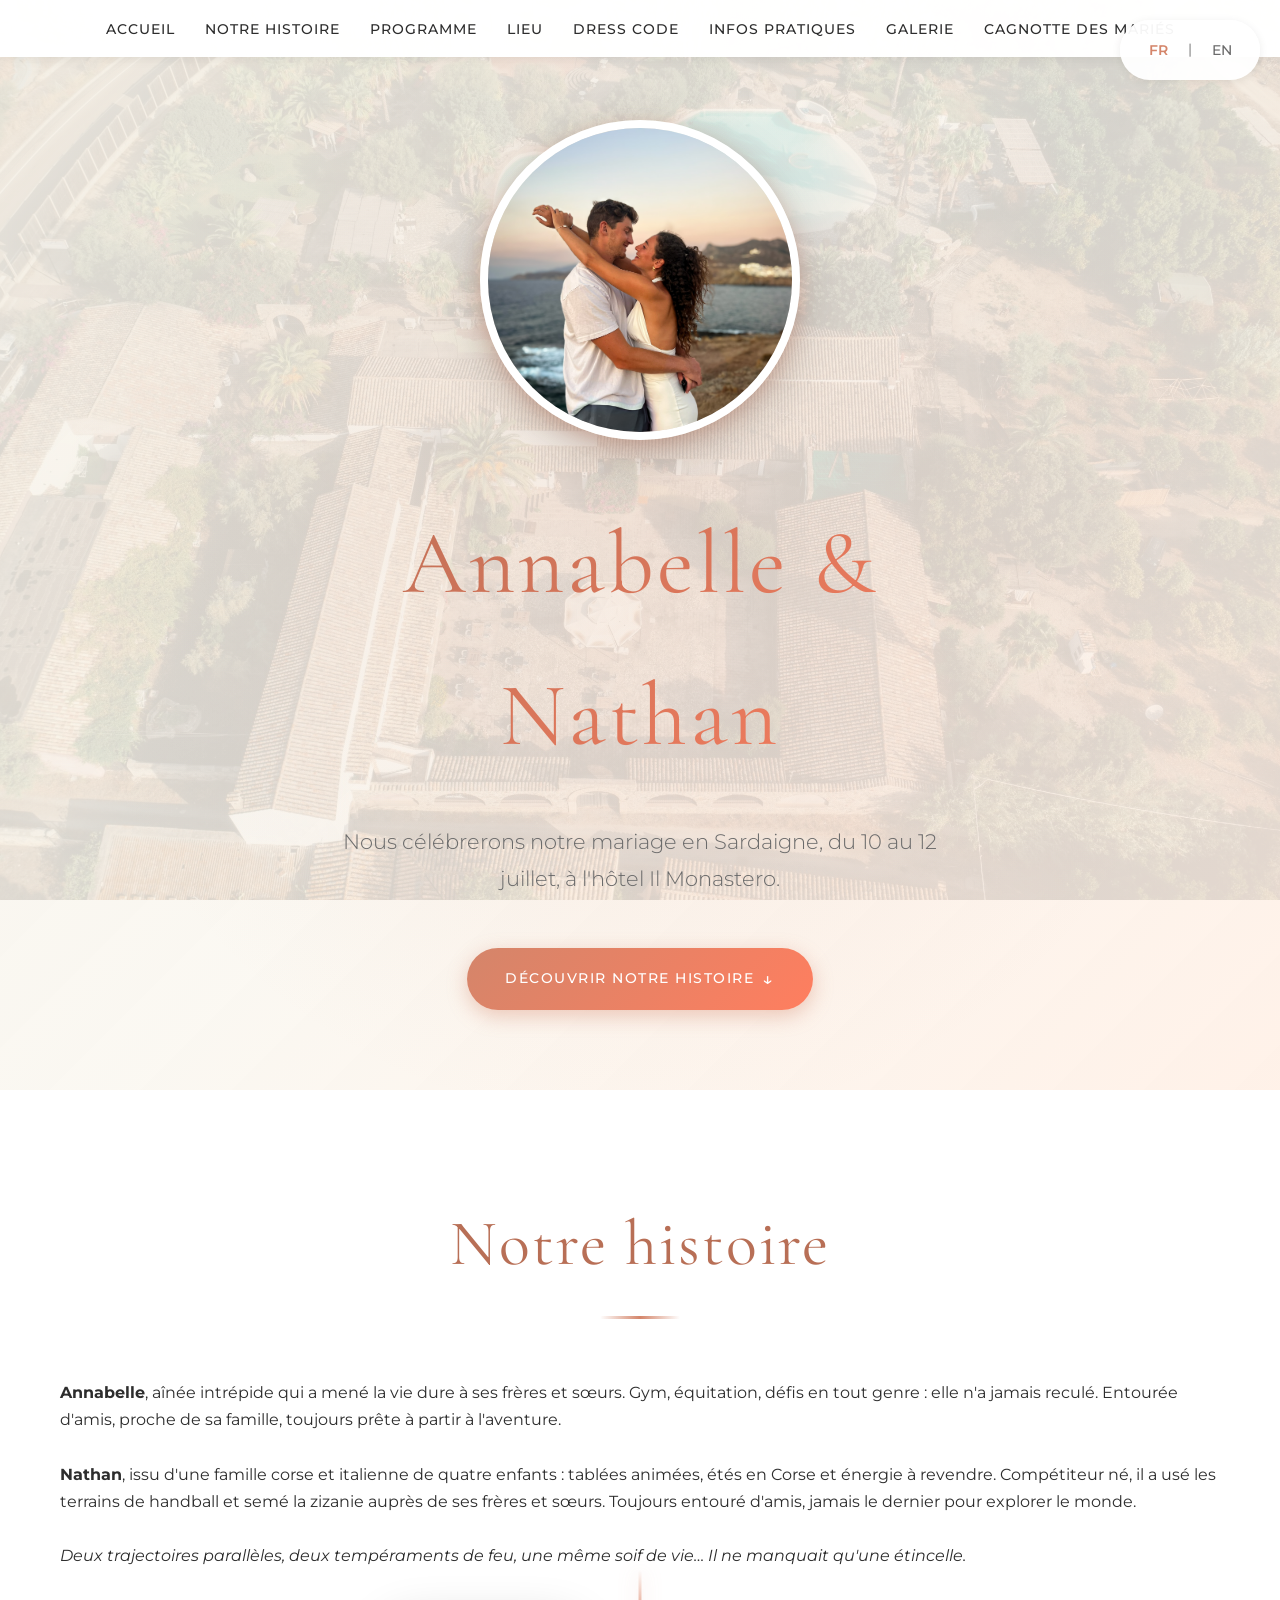
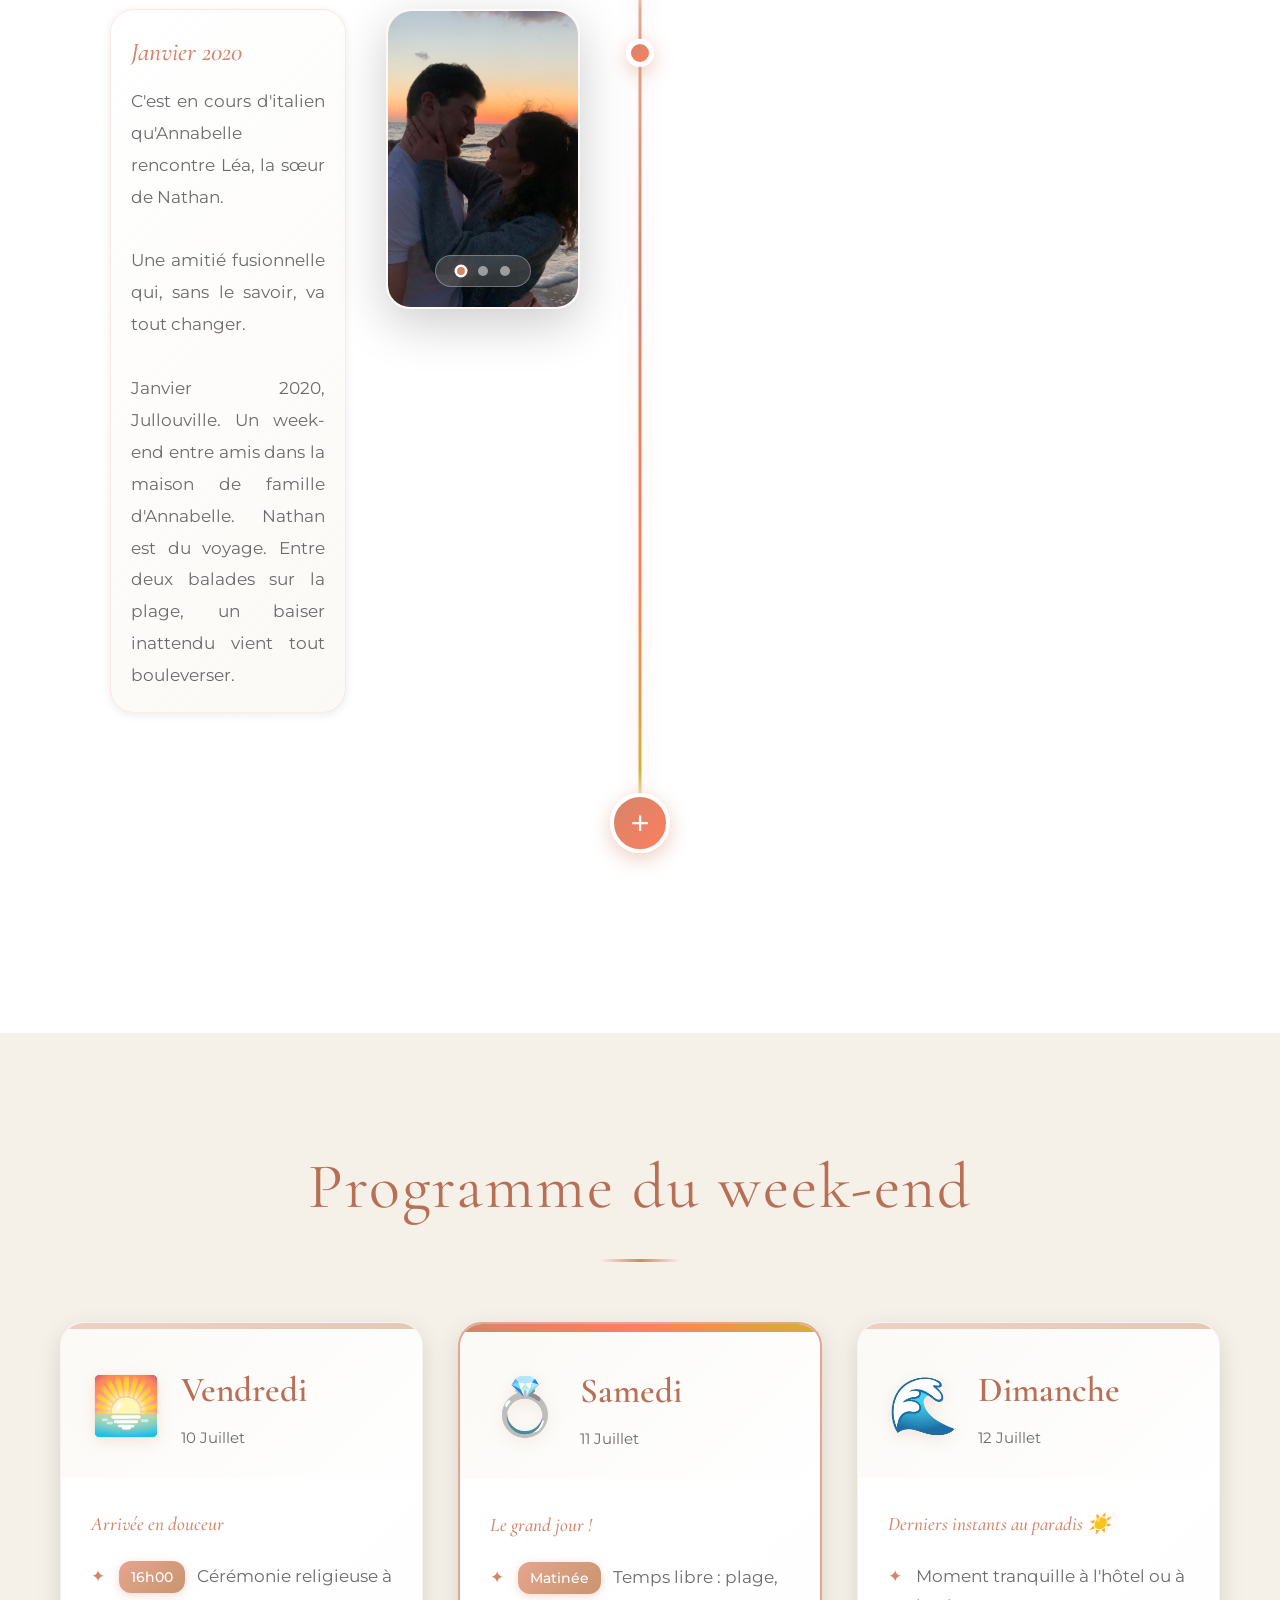
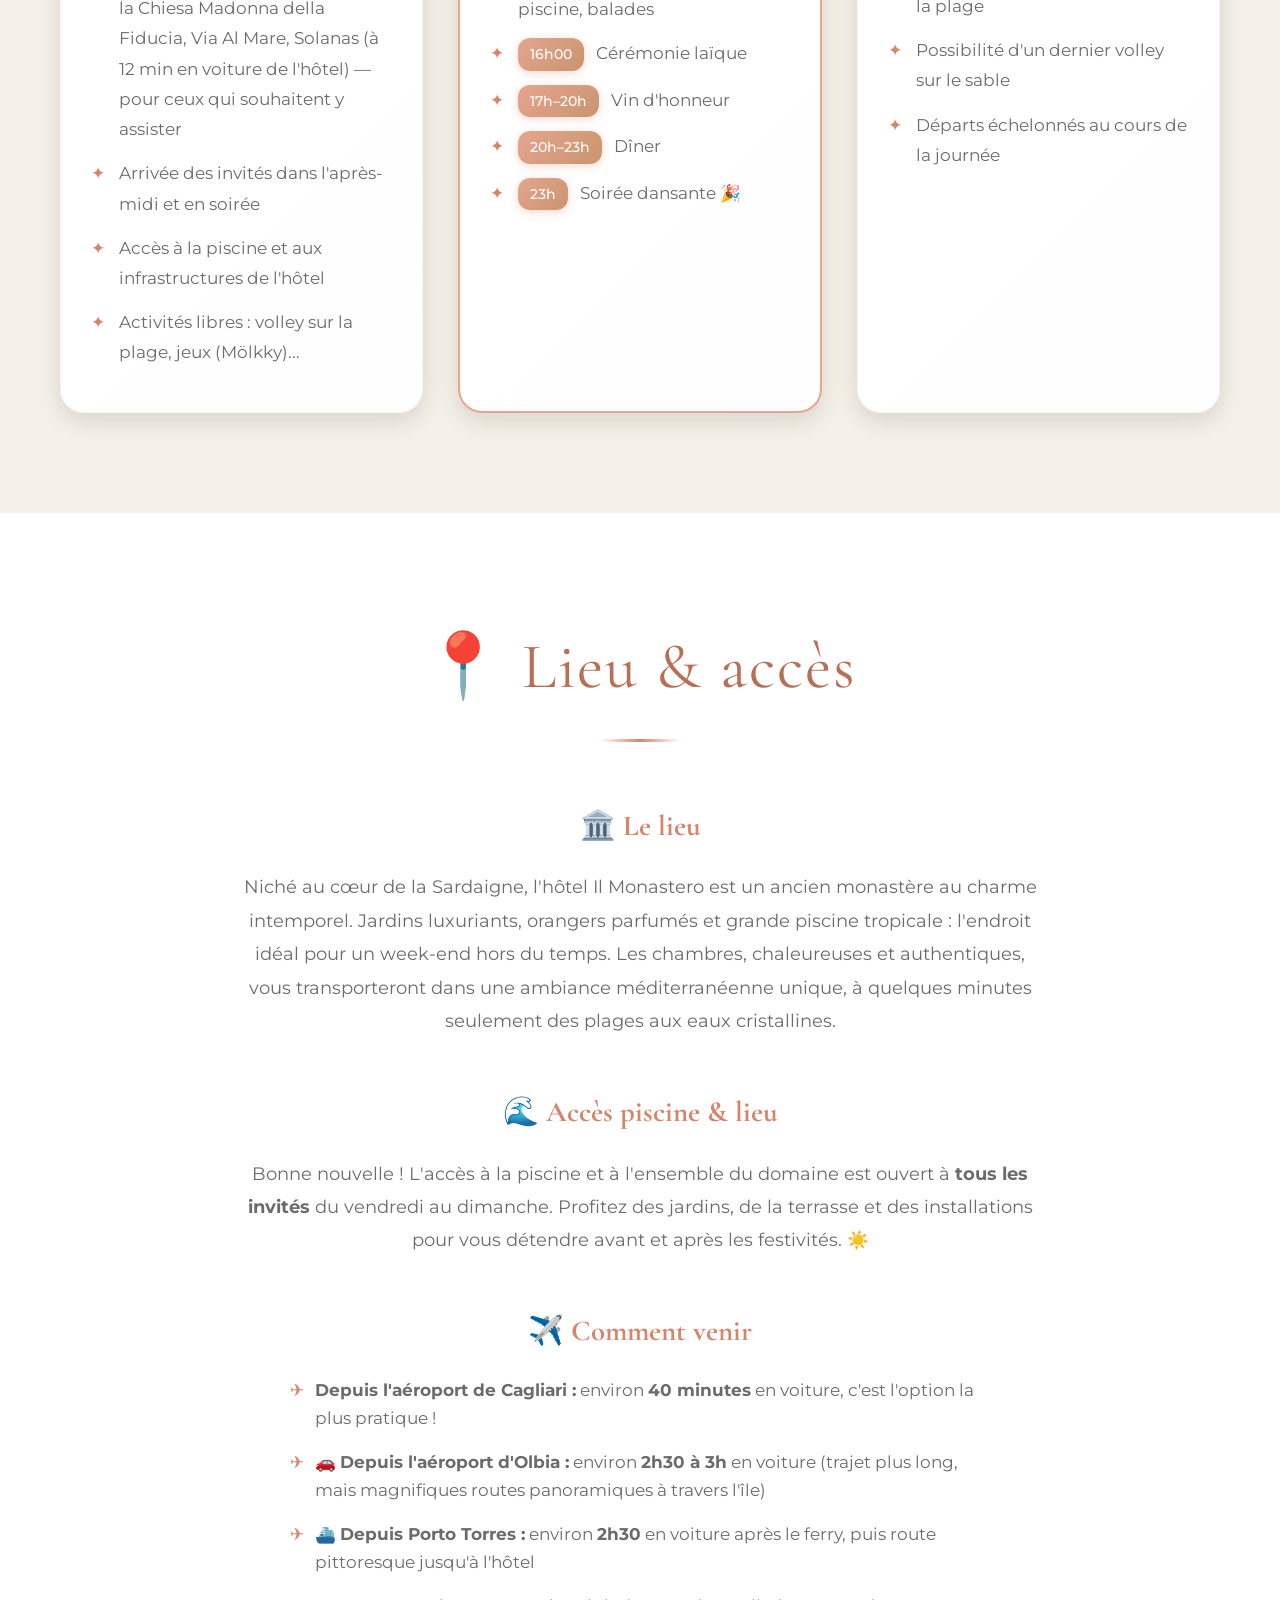
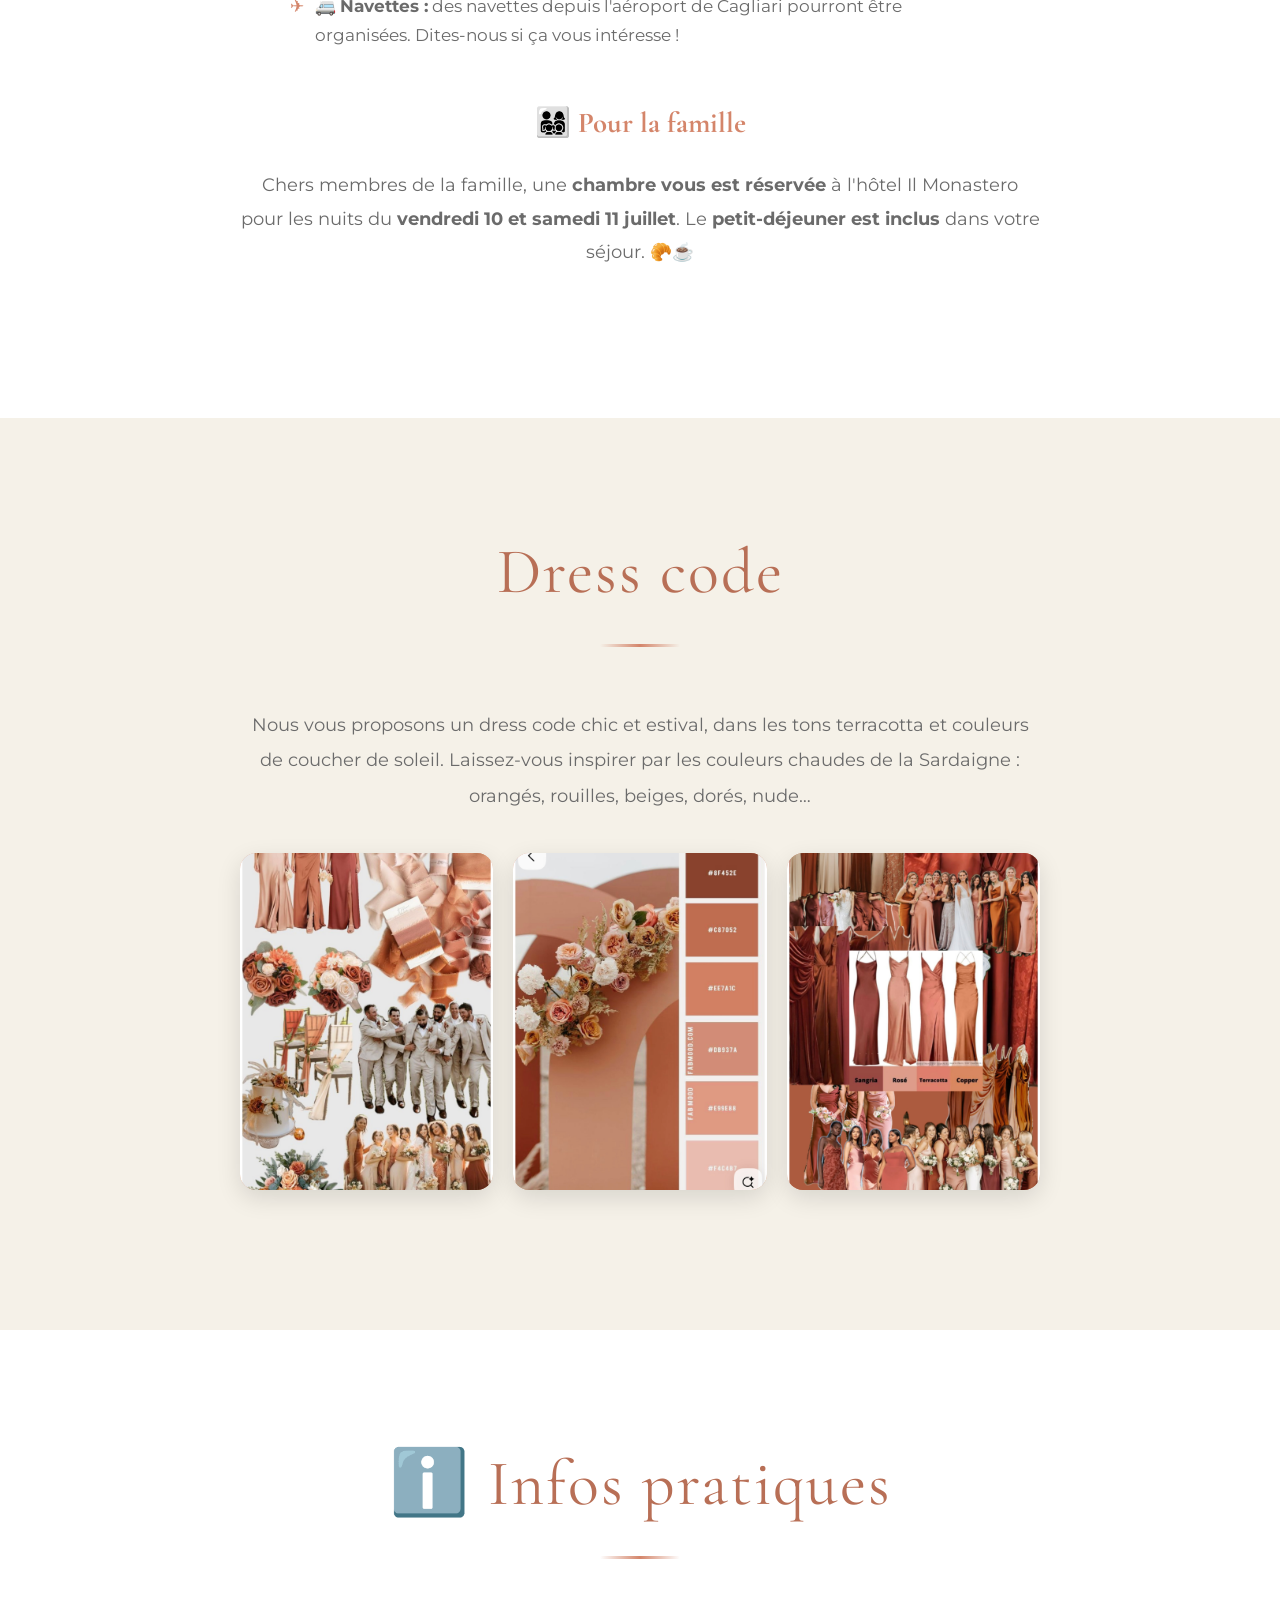
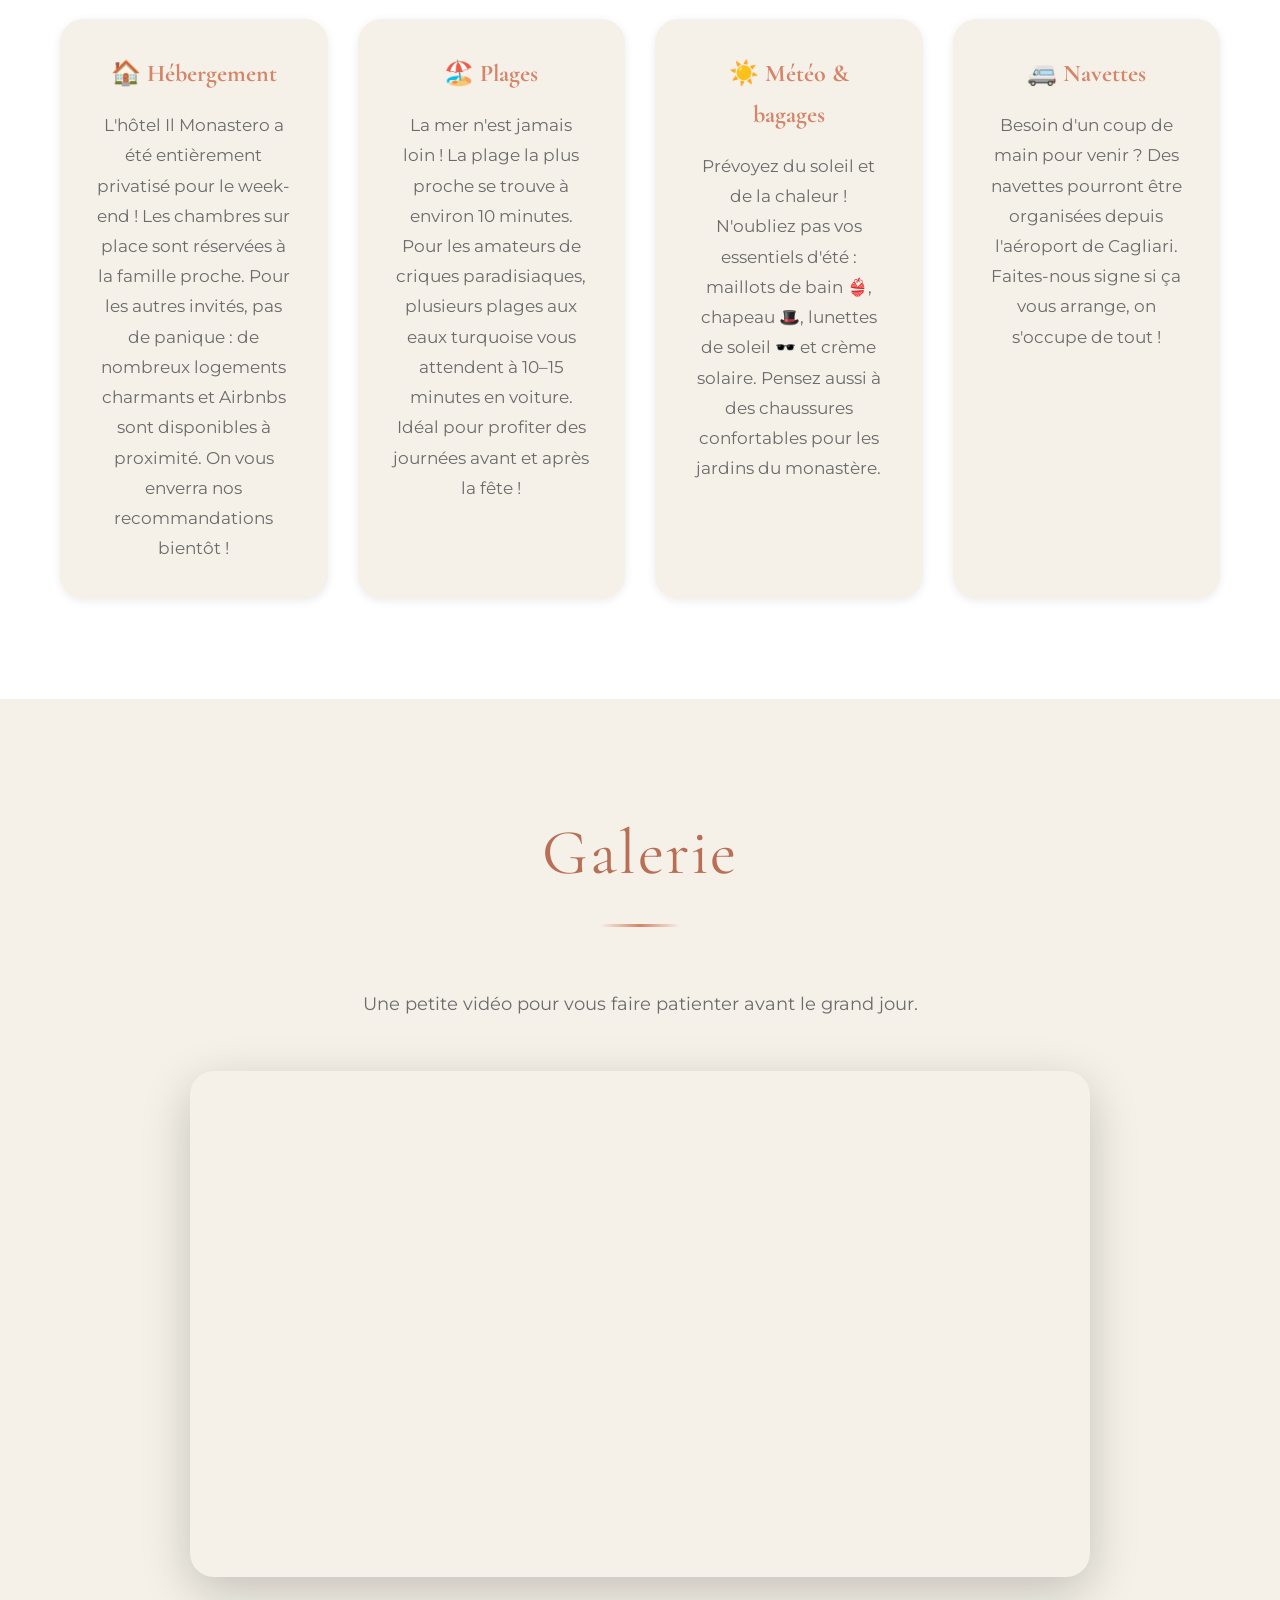
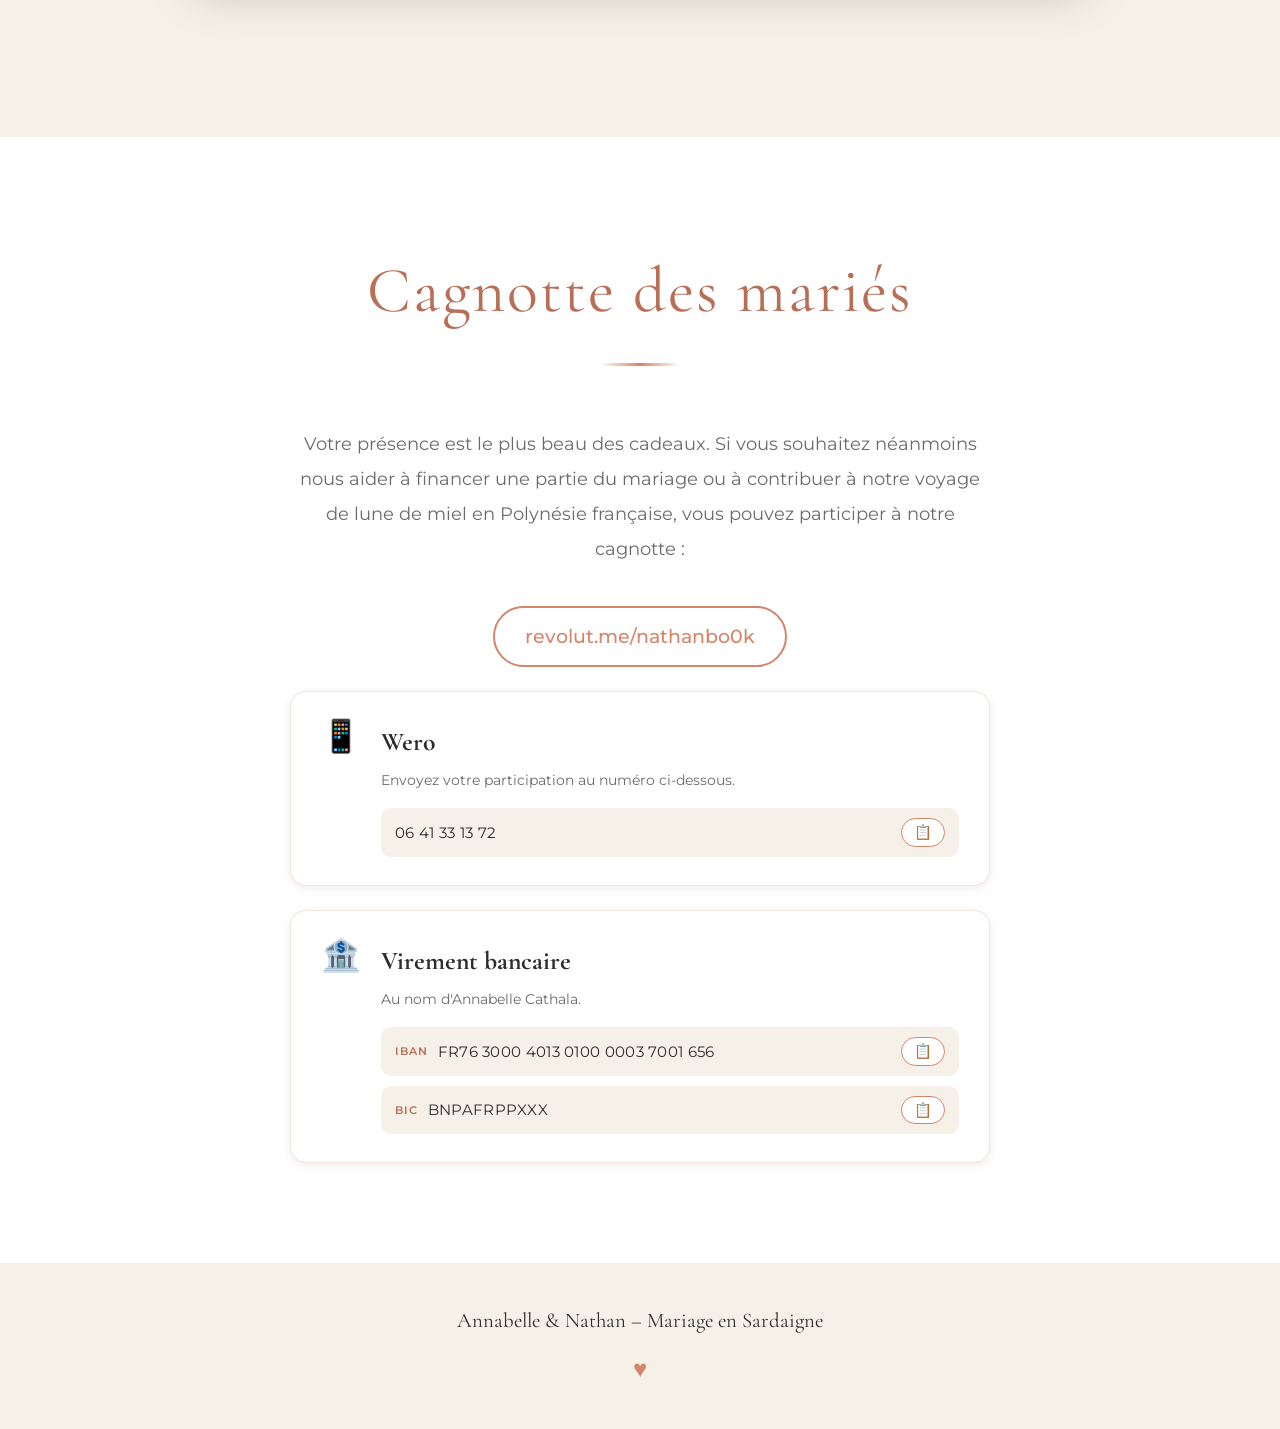
<file: index.html>
<!DOCTYPE html>
<html lang="fr">

<head>
    <meta charset="UTF-8">
    <meta name="viewport" content="width=device-width, initial-scale=1.0">
    <meta name="description" content="Site de mariage d'Annabelle & Nathan - Du 10 au 12 juillet en Sardaigne">
    <title>Annabelle & Nathan - Mariage en Sardaigne</title>
    <link rel="stylesheet" href="style.css">
    <link rel="preconnect" href="https://fonts.googleapis.com">
    <link rel="preconnect" href="https://fonts.gstatic.com" crossorigin>
    <link
        href="https://fonts.googleapis.com/css2?family=Cormorant+Garamond:wght@300;400;600&family=Montserrat:wght@300;400;500&family=Dancing+Script:wght@400;500;600;700&display=swap"
        rel="stylesheet">
</head>

<body class="lang-fr">
    <!-- Language Switcher -->
    <div class="language-switcher">
        <button class="lang-btn active" data-lang="fr">FR</button>
        <span class="lang-separator">|</span>
        <button class="lang-btn" data-lang="en">EN</button>
    </div>

    <!-- Mobile Menu Toggle -->
    <button class="mobile-menu-toggle" id="mobile-menu-toggle" aria-label="Ouvrir le menu">
        <span></span>
        <span></span>
        <span></span>
    </button>

    <!-- Navigation -->
    <nav class="navbar" id="navbar">
        <ul class="nav-menu" id="nav-menu">
            <li>
                <a href="#hero" class="nav-link lang-fr">Accueil</a>
                <a href="#hero" class="nav-link lang-en">Home</a>
            </li>
            <li>
                <a href="#story" class="nav-link lang-fr">Notre histoire</a>
                <a href="#story" class="nav-link lang-en">Our Story</a>
            </li>
            <li>
                <a href="#schedule" class="nav-link lang-fr">Programme</a>
                <a href="#schedule" class="nav-link lang-en">Schedule</a>
            </li>
            <li>
                <a href="#venue" class="nav-link lang-fr">Lieu</a>
                <a href="#venue" class="nav-link lang-en">Venue</a>
            </li>
            <li>
                <a href="#dresscode" class="nav-link lang-fr">Dress code</a>
                <a href="#dresscode" class="nav-link lang-en">Dress Code</a>
            </li>
            <li>
                <a href="#practical" class="nav-link lang-fr">Infos pratiques</a>
                <a href="#practical" class="nav-link lang-en">Practical Info</a>
            </li>
            <li>
                <a href="#gallery" class="nav-link lang-fr">Galerie</a>
                <a href="#gallery" class="nav-link lang-en">Gallery</a>
            </li>
            <li>
                <a href="#gift" class="nav-link lang-fr">Cagnotte des mariés</a>
                <a href="#gift" class="nav-link lang-en">Gift Fund</a>
            </li>
        </ul>
    </nav>

    <main>
        <!-- Hero Section -->
        <section id="hero" class="hero">
            <div class="hero-content">
                <div class="hero-photo">
                    <img src="assets/gallerie3.JPG" alt="Annabelle & Nathan" class="hero-couple-photo">
                </div>
                <h1 class="hero-title lang-fr">Annabelle & Nathan</h1>
                <h1 class="hero-title lang-en">Annabelle & Nathan</h1>
                <p class="hero-subtitle lang-fr">
                    Nous célébrerons notre mariage en Sardaigne, du 10 au 12 juillet, à l'hôtel Il Monastero.
                </p>
                <p class="hero-subtitle lang-en">
                    We will celebrate our wedding in Sardinia, from July 10th to 12th, at Hotel Il Monastero.
                </p>
                <a href="#story" class="scroll-btn">
                    <span class="lang-fr">Découvrir notre histoire</span>
                    <span class="lang-en">Discover our story</span>
                    <span class="arrow">↓</span>
                </a>
            </div>
        </section>

        <!-- Our Story Section -->
        <section id="story" class="section story-section">
            <div class="container">
                <h2 class="section-title lang-fr">Notre histoire</h2>
                <h2 class="section-title lang-en">Our Story</h2>

                <!-- Introduction -->
                <div class="story-intro">
                    <p class="lang-fr">
                        <strong>Annabelle</strong>, aînée intrépide qui a mené la vie dure à ses frères et sœurs. Gym,
                        équitation, défis en tout genre : elle n'a jamais reculé. Entourée d'amis, proche de sa famille,
                        toujours prête à partir à l'aventure.<br><br>
                        <strong>Nathan</strong>, issu d'une famille corse et italienne de quatre enfants : tablées
                        animées, étés en Corse et énergie à revendre. Compétiteur né, il a usé les terrains de handball
                        et semé la zizanie auprès de ses frères et sœurs. Toujours entouré d'amis, jamais le dernier
                        pour explorer le monde.<br><br>
                        <em>Deux trajectoires parallèles, deux tempéraments de feu, une même soif de vie… Il ne manquait
                            qu'une étincelle.</em>
                    </p>
                    <p class="lang-en">
                        <strong>Annabelle</strong>, fearless eldest who gave her siblings a hard time. Gymnastics, horse
                        riding, all kinds of challenges. She never backed down. Surrounded by friends, close to her
                        family, always ready for adventure.<br><br>
                        <strong>Nathan</strong>, from a Corsican-Italian family of four kids: lively dinners, summers
                        in Corsica and endless energy. A born competitor, he wore out handball courts and caused chaos
                        among his siblings. Always surrounded by friends, always ready to explore the world.<br><br>
                        <em>Two parallel paths, two fiery spirits, the same thirst for life… All that was missing was a
                            spark.</em>
                    </p>
                </div>

                <div class="timeline">
                    <!-- Timeline Item 1: Janvier 2020 - Jullouville -->
                    <div class="timeline-item" data-step="1">
                        <div class="timeline-marker"></div>
                        <div class="timeline-content">
                            <div class="timeline-text">
                                <h3 class="timeline-date lang-fr">Janvier 2020</h3>
                                <h3 class="timeline-date lang-en">January 2020</h3>
                                <p class="lang-fr">
                                    C'est en cours d'italien qu'Annabelle rencontre Léa, la sœur de Nathan.<br><br>
                                    Une amitié fusionnelle qui, sans le savoir, va tout changer.<br><br>
                                    Janvier 2020, Jullouville. Un week-end entre amis dans la maison de famille
                                    d'Annabelle. Nathan est du voyage. Entre deux balades sur la plage, un baiser
                                    inattendu vient tout bouleverser.
                                </p>
                                <p class="lang-en">
                                    It was in Italian class that Annabelle met Léa, Nathan's sister.<br><br>
                                    An instant friendship that, unknowingly, would change everything.<br><br>
                                    January 2020, Jullouville. A weekend with friends at Annabelle's family home. Nathan
                                    is there too. Between walks on the beach, an unexpected kiss changes everything.
                                </p>
                            </div>
                            <div class="timeline-carousel">
                                <div class="carousel-container">
                                    <div class="carousel-track" data-carousel="jullouville">
                                        <img src="assets/jullouville1.jpg" alt="Jullouville 1" class="carousel-img">
                                        <img src="assets/jullouville2.jpg" alt="Jullouville 2" class="carousel-img">
                                        <img src="assets/jullouville3.jpg" alt="Jullouville 3" class="carousel-img">
                                    </div>
                                    <button class="carousel-btn prev">‹</button>
                                    <button class="carousel-btn next">›</button>
                                    <div class="carousel-dots"></div>
                                    <div class="carousel-location">Jullouville, Normandie</div>
                                </div>
                            </div>
                        </div>
                    </div>

                    <!-- Reveal Button 1 -->
                    <div class="timeline-reveal-btn" data-reveals="2">
                        <button class="reveal-next">+</button>
                    </div>

                    <!-- Timeline Item 2: 2020 - Confinement & Corse -->
                    <div class="timeline-item hidden" data-step="2">
                        <div class="timeline-marker"></div>
                        <div class="timeline-content">
                            <div class="timeline-text">
                                <h3 class="timeline-date lang-fr">2020</h3>
                                <h3 class="timeline-date lang-en">2020</h3>
                                <p class="lang-fr">
                                    Le confinement les réunit plus vite que prévu : une parenthèse inattendue à
                                    Jullouville qui scelle leur complicité.
                                </p>
                                <p class="lang-en">
                                    Lockdown brought them together sooner than expected: an unexpected pause in
                                    Jullouville that sealed their bond.
                                </p>
                                <h3 class="timeline-date lang-fr" style="margin-top: 25px;">Été 2020</h3>
                                <h3 class="timeline-date lang-en" style="margin-top: 25px;">Summer 2020</h3>
                                <p class="lang-fr">
                                    Premier été ensemble sur l'île de Beauté, terre de cœur pour tous les deux.<br><br>
                                    Les pieds dans l'eau, le cœur léger, leur histoire prend racine.
                                </p>
                                <p class="lang-en">
                                    Their first summer together on the Island of Beauty, a place dear to both their
                                    hearts.<br><br>
                                    Feet in the water, hearts light, their story takes root.
                                </p>
                            </div>
                            <div class="timeline-carousel">
                                <div class="carousel-container">
                                    <div class="carousel-track" data-carousel="corse">
                                        <img src="assets/corse1.jpg" alt="Corse 1" class="carousel-img">
                                        <img src="assets/corse2.jpg" alt="Corse 2" class="carousel-img">
                                        <img src="assets/corse3.jpg" alt="Corse 3" class="carousel-img">
                                        <img src="assets/corse4.jpg" alt="Corse 4" class="carousel-img">
                                    </div>
                                    <button class="carousel-btn prev">‹</button>
                                    <button class="carousel-btn next">›</button>
                                    <div class="carousel-dots"></div>
                                    <div class="carousel-location">Corse</div>
                                </div>
                            </div>
                        </div>
                    </div>

                    <!-- Reveal Button 2 -->
                    <div class="timeline-reveal-btn hidden" data-reveals="3">
                        <button class="reveal-next">+</button>
                    </div>

                    <!-- Timeline Item 3: 2021-2022 - Berkeley & Distance -->
                    <div class="timeline-item hidden" data-step="3">
                        <div class="timeline-marker"></div>
                        <div class="timeline-content">
                            <div class="timeline-text">
                                <h3 class="timeline-date lang-fr">2021</h3>
                                <h3 class="timeline-date lang-en">2021</h3>
                                <p class="lang-fr">
                                    Nathan s'envole pour la Californie, direction Berkeley pour ses études.<br><br>
                                    9 heures de décalage horaire, des milliers de kilomètres… qu'importe. Ils surmontent
                                    la distance et continuent d'écrire leur histoire, ensemble malgré tout.
                                </p>
                                <p class="lang-en">
                                    Nathan flies to California, off to Berkeley for his studies.<br><br>
                                    9 hours apart, thousands of miles away… it doesn't matter. They overcome the
                                    distance and keep writing their story, together no matter what.
                                </p>
                                <h3 class="timeline-date lang-fr" style="margin-top: 25px;">2022</h3>
                                <h3 class="timeline-date lang-en" style="margin-top: 25px;">2022</h3>
                                <p class="lang-fr">
                                    Les retrouvailles ont le goût du voyage : Sicile, Portugal,<br><br>
                                    puis un roadtrip inoubliable à travers la Californie, l'Arizona et le Nevada.
                                </p>
                                <p class="lang-en">
                                    Reunions taste like adventure: Sicily, Portugal,<br><br>
                                    then an unforgettable road trip through California, Arizona and Nevada.
                                </p>
                            </div>
                            <div class="timeline-carousel">
                                <div class="carousel-container">
                                    <div class="carousel-track" data-carousel="sicile-portugal">
                                        <img src="assets/sicile1.jpg" alt="Sicile 1" class="carousel-img">
                                        <img src="assets/sicile2.jpg" alt="Sicile 2" class="carousel-img">
                                        <img src="assets/sicile3.jpg" alt="Sicile 3" class="carousel-img">
                                        <img src="assets/portugal1.jpg" alt="Portugal 1" class="carousel-img">
                                        <img src="assets/portugal2.jpg" alt="Portugal 2" class="carousel-img">
                                        <img src="assets/portugal3.jpg" alt="Portugal 3" class="carousel-img">
                                    </div>
                                    <button class="carousel-btn prev">‹</button>
                                    <button class="carousel-btn next">›</button>
                                    <div class="carousel-dots"></div>
                                    <div class="carousel-location">Sicile & Portugal</div>
                                </div>
                            </div>
                        </div>
                    </div>

                    <!-- Reveal Button 3 -->
                    <div class="timeline-reveal-btn hidden" data-reveals="4">
                        <button class="reveal-next">+</button>
                    </div>

                    <!-- Timeline Item 4: 2022 - Road Trip USA -->
                    <div class="timeline-item hidden" data-step="4">
                        <div class="timeline-marker"></div>
                        <div class="timeline-content">
                            <div class="timeline-carousel">
                                <div class="carousel-container">
                                    <div class="carousel-track" data-carousel="usa">
                                        <img src="assets/californie1.jpg" alt="Californie 1" class="carousel-img">
                                        <img src="assets/californie2.jpg" alt="Californie 2" class="carousel-img">
                                        <img src="assets/californie3.jpg" alt="Californie 3" class="carousel-img">
                                        <img src="assets/arizona1.jpg" alt="Arizona 1" class="carousel-img">
                                        <img src="assets/arizona2.jpg" alt="Arizona 2" class="carousel-img">
                                        <img src="assets/nevada1.jpg" alt="Nevada 1" class="carousel-img">
                                        <img src="assets/nevada2.jpg" alt="Nevada 2" class="carousel-img">
                                        <img src="assets/nevada3.jpg" alt="Nevada 3" class="carousel-img">
                                    </div>
                                    <button class="carousel-btn prev">‹</button>
                                    <button class="carousel-btn next">›</button>
                                    <div class="carousel-dots"></div>
                                    <div class="carousel-location">Californie, Arizona & Nevada</div>
                                </div>
                            </div>
                        </div>
                    </div>

                    <!-- Reveal Button 4 -->
                    <div class="timeline-reveal-btn hidden" data-reveals="5">
                        <button class="reveal-next">+</button>
                    </div>

                    <!-- Timeline Item 5: 2022-2024 - Dublin & Adventures -->
                    <div class="timeline-item hidden" data-step="5">
                        <div class="timeline-marker"></div>
                        <div class="timeline-content">
                            <div class="timeline-text">
                                <h3 class="timeline-date lang-fr">2022–2024</h3>
                                <h3 class="timeline-date lang-en">2022–2024</h3>
                                <p class="lang-fr">
                                    Retour en Europe pour Nathan, direction Dublin. Annabelle le rejoint dès son diplôme
                                    en poche.
                                </p>
                                <p class="lang-en">
                                    Back to Europe for Nathan, off to Dublin. Annabelle joins him as soon as she
                                    graduates.
                                </p>
                                <h3 class="timeline-date lang-fr" style="margin-top: 25px;">L'aventure continue</h3>
                                <h3 class="timeline-date lang-en" style="margin-top: 25px;">The adventure continues</h3>
                                <p class="lang-fr">
                                    Coloc de folie, premiers jobs dans la tech, Guinness sous la pluie…<br><br>
                                    Et toujours cette envie d'ailleurs : Thaïlande, Mexique, Costa Rica, Budapest,
                                    Vienne.
                                </p>
                                <p class="lang-en">
                                    Amazing flatshare, first jobs in tech, Guinness in the rain…<br><br>
                                    And still that wanderlust: Thailand, Mexico, Costa Rica, Budapest, Vienna.
                                </p>
                            </div>
                            <div class="timeline-carousel">
                                <div class="carousel-container">
                                    <div class="carousel-track" data-carousel="dublin-adventures">
                                        <img src="assets/dublin1.jpg" alt="Dublin 1" class="carousel-img">
                                        <img src="assets/dublin2.jpg" alt="Dublin 2" class="carousel-img">
                                        <img src="assets/dublin3.jpg" alt="Dublin 3" class="carousel-img">
                                        <img src="assets/dublin4.jpg" alt="Dublin 4" class="carousel-img">
                                        <img src="assets/thailand1.jpg" alt="Thaïlande 1" class="carousel-img">
                                        <img src="assets/thailand2.jpg" alt="Thaïlande 2" class="carousel-img">
                                        <img src="assets/thailand3.jpg" alt="Thaïlande 3" class="carousel-img">
                                        <img src="assets/thailand4.jpg" alt="Thaïlande 4" class="carousel-img">
                                        <img src="assets/thailand6.jpg" alt="Thaïlande 6" class="carousel-img">
                                        <img src="assets/thailand7.jpg" alt="Thaïlande 7" class="carousel-img">
                                        <img src="assets/budapest1.jpg" alt="Budapest" class="carousel-img">
                                        <img src="assets/vienne1.jpg" alt="Vienne 1" class="carousel-img">
                                        <img src="assets/vienne2.jpg" alt="Vienne 2" class="carousel-img">
                                    </div>
                                    <button class="carousel-btn prev">‹</button>
                                    <button class="carousel-btn next">›</button>
                                    <div class="carousel-dots"></div>
                                    <div class="carousel-location">Dublin, Thaïlande, Budapest & Vienne</div>
                                </div>
                            </div>
                        </div>
                    </div>

                    <!-- Reveal Button 5 -->
                    <div class="timeline-reveal-btn hidden" data-reveals="6">
                        <button class="reveal-next">+</button>
                    </div>

                    <!-- Timeline Item 6: 2025 - Demande & Emménagement -->
                    <div class="timeline-item hidden" data-step="6">
                        <div class="timeline-marker special"></div>
                        <div class="timeline-content">
                            <div class="timeline-text">
                                <h3 class="timeline-date lang-fr">Mai 2025</h3>
                                <h3 class="timeline-date lang-en">May 2025</h3>
                                <p class="lang-fr">
                                    Un week-end surprise, un coucher de soleil doré, une bague.<br><br>
                                    Annabelle ne voit rien venir. Vraiment rien.<br><br>
                                    Elle dit oui.
                                </p>
                                <p class="lang-en">
                                    A surprise weekend, a golden sunset, a ring.<br><br>
                                    Annabelle doesn't see it coming. Not at all.<br><br>
                                    She says yes.
                                </p>
                                <h3 class="timeline-date lang-fr" style="margin-top: 25px;">Septembre 2025
                                </h3>
                                <h3 class="timeline-date lang-en" style="margin-top: 25px;">September 2025
                                </h3>
                                <p class="lang-fr">
                                    Les clés de leur premier appartement en main,<br>
                                    ils posent les bases du prochain chapitre.
                                </p>
                                <p class="lang-en">
                                    Keys to their first apartment in hand,<br>
                                    they lay the foundation for the next chapter.
                                </p>
                            </div>
                            <div class="timeline-carousel">
                                <div class="carousel-container">
                                    <div class="carousel-track" data-carousel="engagement">
                                        <img src="assets/grece1.jpg" alt="Grèce 1" class="carousel-img">
                                        <img src="assets/grece2.jpg" alt="Grèce 2" class="carousel-img">
                                        <img src="assets/grece3.jpg" alt="Grèce 3" class="carousel-img">
                                        <img src="assets/santorin1.jpg" alt="Santorin 1" class="carousel-img">
                                        <img src="assets/santorin2.jpg" alt="Santorin 2" class="carousel-img">
                                        <img src="assets/minorque1.jpg" alt="Minorque" class="carousel-img">
                                        <img src="assets/ski1.jpg" alt="Ski" class="carousel-img">
                                        <img src="assets/coloc1.jpg" alt="Coloc" class="carousel-img">
                                        <img src="assets/mariageSarah.jpg" alt="Mariage Sarah" class="carousel-img">
                                    </div>
                                    <button class="carousel-btn prev">‹</button>
                                    <button class="carousel-btn next">›</button>
                                    <div class="carousel-dots"></div>
                                    <div class="carousel-location">Grèce, Santorin & autres aventures</div>
                                </div>
                            </div>
                        </div>
                    </div>

                    <!-- Reveal Button 6 -->
                    <div class="timeline-reveal-btn hidden" data-reveals="7">
                        <button class="reveal-next">+</button>
                    </div>

                    <!-- Timeline End -->
                    <div class="timeline-end hidden" data-step="7">
                        <div class="timeline-marker final"></div>
                        <div class="timeline-end-text">
                            <h3 class="lang-fr">Et maintenant</h3>
                            <h3 class="lang-en">And now</h3>
                            <p class="lang-fr">
                                Cinq ans d'amour, de voyages, de rires et de projets partagés.<br><br>
                                Cap sur la Sardaigne pour se dire « oui », entourés de ceux qu'ils aiment.
                            </p>
                            <p class="lang-en">
                                Five years of love, travels, laughter and shared dreams.<br><br>
                                Off to Sardinia to say "yes", surrounded by those they love.
                            </p>
                            <h3 class="lang-fr" style="margin-top: 40px;">🌴 2026</h3>
                            <h3 class="lang-en" style="margin-top: 40px;">🌴 2026</h3>
                            <p class="lang-fr">
                                La suite ? Une lune de miel au bout du monde.<br>
                                Lagons turquoise et bungalows sur pilotis. L'aventure continue.
                            </p>
                            <p class="lang-en">
                                What's next? A honeymoon at the edge of the world.<br>
                                Turquoise lagoons and overwater bungalows. The adventure continues.
                            </p>
                        </div>
                    </div>
                </div>
            </div>
        </section>

        <!-- Schedule Section -->
        <section id="schedule" class="section schedule-section">
            <div class="container">
                <h2 class="section-title lang-fr">Programme du week-end</h2>
                <h2 class="section-title lang-en">Weekend Schedule</h2>

                <div class="schedule-grid">
                    <!-- Friday -->
                    <div class="schedule-card">
                        <div class="schedule-header">
                            <div class="schedule-icon">🌅</div>
                            <div class="schedule-day-info">
                                <h3 class="schedule-day lang-fr">Vendredi</h3>
                                <h3 class="schedule-day lang-en">Friday</h3>
                                <p class="schedule-date lang-fr">10 Juillet</p>
                                <p class="schedule-date lang-en">July 10th</p>
                            </div>
                        </div>
                        <div class="schedule-content">
                            <div class="schedule-description lang-fr">
                                <p class="schedule-intro">Arrivée en douceur</p>
                                <ul class="schedule-list">
                                    <li><span class="time-badge">16h00</span> Cérémonie religieuse à la Chiesa
                                        Madonna della Fiducia, Via Al Mare, Solanas (à 12 min en voiture de
                                        l'hôtel) — pour ceux qui souhaitent y assister</li>
                                    <li>Arrivée des invités dans l'après-midi et en soirée</li>
                                    <li>Accès à la piscine et aux infrastructures de l'hôtel</li>
                                    <li>Activités libres : volley sur la plage, jeux (Mölkky)...</li>
                                </ul>
                            </div>
                            <div class="schedule-description lang-en">
                                <p class="schedule-intro">Gentle arrival</p>
                                <ul class="schedule-list">
                                    <li><span class="time-badge">4:00 pm</span> Religious ceremony at Chiesa
                                        Madonna della Fiducia, Via Al Mare, Solanas (12 min drive from the
                                        hotel) — for those who wish to attend</li>
                                    <li>Guests arriving in the afternoon and evening</li>
                                    <li>Access to the hotel pool and facilities</li>
                                    <li>Free activities: beach volleyball, games (Mölkky)...</li>
                                </ul>
                            </div>
                        </div>
                    </div>

                    <!-- Saturday -->
                    <div class="schedule-card schedule-card-highlight">
                        <div class="schedule-header">
                            <div class="schedule-icon">💍</div>
                            <div class="schedule-day-info">
                                <h3 class="schedule-day lang-fr">Samedi</h3>
                                <h3 class="schedule-day lang-en">Saturday</h3>
                                <p class="schedule-date lang-fr">11 Juillet</p>
                                <p class="schedule-date lang-en">July 11th</p>
                            </div>
                        </div>
                        <div class="schedule-content">
                            <div class="schedule-description lang-fr">
                                <p class="schedule-intro">Le grand jour !</p>
                                <ul class="schedule-list">
                                    <li><span class="time-badge">Matinée</span> Temps libre : plage, piscine, balades
                                    </li>
                                    <li><span class="time-badge">16h00</span> Cérémonie laïque</li>
                                    <li><span class="time-badge">17h–20h</span> Vin d'honneur</li>
                                    <li><span class="time-badge">20h–23h</span> Dîner</li>
                                    <li><span class="time-badge">23h</span> Soirée dansante 🎉</li>
                                </ul>
                            </div>
                            <div class="schedule-description lang-en">
                                <p class="schedule-intro">The big day!</p>
                                <ul class="schedule-list">
                                    <li><span class="time-badge">Morning</span> Free time: beach, pool, walks</li>
                                    <li><span class="time-badge">4:00 pm</span> Symbolic ceremony</li>
                                    <li><span class="time-badge">5–8 pm</span> Cocktail & reception</li>
                                    <li><span class="time-badge">8–11 pm</span> Dinner</li>
                                    <li><span class="time-badge">11 pm</span> Party time 🎉</li>
                                </ul>
                            </div>
                        </div>
                    </div>

                    <!-- Sunday -->
                    <div class="schedule-card">
                        <div class="schedule-header">
                            <div class="schedule-icon">🌊</div>
                            <div class="schedule-day-info">
                                <h3 class="schedule-day lang-fr">Dimanche</h3>
                                <h3 class="schedule-day lang-en">Sunday</h3>
                                <p class="schedule-date lang-fr">12 Juillet</p>
                                <p class="schedule-date lang-en">July 12th</p>
                            </div>
                        </div>
                        <div class="schedule-content">
                            <div class="schedule-description lang-fr">
                                <p class="schedule-intro">Derniers instants au paradis ☀️</p>
                                <ul class="schedule-list">
                                    <li>Moment tranquille à l'hôtel ou à la plage</li>
                                    <li>Possibilité d'un dernier volley sur le sable</li>
                                    <li>Départs échelonnés au cours de la journée</li>
                                </ul>
                            </div>
                            <div class="schedule-description lang-en">
                                <p class="schedule-intro">Last moments in paradise ☀️</p>
                                <ul class="schedule-list">
                                    <li>Relaxed time at the hotel or on the beach</li>
                                    <li>Maybe one last volleyball game on the sand</li>
                                    <li>Guests leave throughout the day</li>
                                </ul>
                            </div>
                        </div>
                    </div>
                </div>
            </div>
        </section>

        <!-- Venue Section -->
        <section id="venue" class="section venue-section">
            <div class="container">
                <h2 class="section-title lang-fr">📍 Lieu & accès</h2>
                <h2 class="section-title lang-en">📍 Venue & Travel</h2>

                <div class="venue-content">
                    <div class="venue-block">
                        <h3 class="venue-subtitle lang-fr">🏛️ Le lieu</h3>
                        <h3 class="venue-subtitle lang-en">🏛️ The Venue</h3>
                        <p class="lang-fr">
                            Niché au cœur de la Sardaigne, l'hôtel Il Monastero est un ancien monastère au charme
                            intemporel. Jardins luxuriants, orangers parfumés et grande piscine tropicale :
                            l'endroit idéal pour un week-end hors du temps. Les chambres, chaleureuses et
                            authentiques, vous transporteront dans une ambiance méditerranéenne unique, à
                            quelques minutes seulement des plages aux eaux cristallines.
                        </p>
                        <p class="lang-en">
                            Nestled in the heart of Sardinia, Hotel Il Monastero is a former monastery with timeless
                            charm. Lush gardens, fragrant orange trees and a large tropical pool: the perfect
                            setting for a weekend out of time. The warm and authentic rooms will transport you
                            to a unique Mediterranean atmosphere, just minutes away from crystal-clear beaches.
                        </p>
                    </div>

                    <div class="venue-block">
                        <h3 class="venue-subtitle lang-fr">🌊 Accès piscine & lieu</h3>
                        <h3 class="venue-subtitle lang-en">🌊 Pool & Venue Access</h3>
                        <p class="lang-fr">
                            Bonne nouvelle ! L'accès à la piscine et à l'ensemble du domaine est ouvert à <strong>tous
                                les invités</strong>
                            du vendredi au dimanche. Profitez des jardins, de la terrasse et des installations pour vous
                            détendre
                            avant et après les festivités. ☀️
                        </p>
                        <p class="lang-en">
                            Great news! Access to the pool and the entire estate is open to <strong>all guests</strong>
                            from Friday to Sunday. Enjoy the gardens, terrace and facilities to relax
                            before and after the celebrations. ☀️
                        </p>
                    </div>

                    <div class="venue-block">
                        <h3 class="venue-subtitle lang-fr">✈️ Comment venir</h3>
                        <h3 class="venue-subtitle lang-en">✈️ How to Get There</h3>
                        <ul class="access-list lang-fr">
                            <li><strong>Depuis l'aéroport de Cagliari :</strong> environ <strong>40 minutes</strong>
                                en voiture,
                                c'est l'option la plus pratique !</li>
                            <li>🚗 <strong>Depuis l'aéroport d'Olbia :</strong> environ <strong>2h30 à 3h</strong> en
                                voiture
                                (trajet plus long, mais magnifiques routes panoramiques à travers l'île)</li>
                            <li>⛴️ <strong>Depuis Porto Torres :</strong> environ <strong>2h30</strong> en voiture après
                                le ferry,
                                puis route pittoresque jusqu'à l'hôtel</li>
                            <li>🚐 <strong>Navettes :</strong> des navettes depuis l'aéroport de Cagliari pourront être
                                organisées. Dites-nous si ça vous intéresse !</li>
                        </ul>
                        <ul class="access-list lang-en">
                            <li><strong>From Cagliari airport:</strong> about <strong>40 minutes</strong> by car,
                                the most convenient
                                option!</li>
                            <li>🚗 <strong>From Olbia airport:</strong> about <strong>2h30 to 3h</strong> by car
                                (longer journey, but stunning scenic roads across the island)</li>
                            <li>⛴️ <strong>From Porto Torres:</strong> about <strong>2h30</strong> by car after the
                                ferry,
                                then a picturesque drive to the hotel</li>
                            <li>🚐 <strong>Shuttles:</strong> shuttles from Cagliari airport can be arranged. Let us
                                know if you're interested!</li>
                        </ul>
                    </div>

                    <div class="venue-block family-block">
                        <h3 class="venue-subtitle lang-fr">👨‍👩‍👧‍👦 Pour la famille</h3>
                        <h3 class="venue-subtitle lang-en">👨‍👩‍👧‍👦 For Family</h3>
                        <p class="lang-fr">
                            Chers membres de la famille, une <strong>chambre vous est réservée</strong> à l'hôtel Il
                            Monastero
                            pour les nuits du <strong>vendredi 10 et samedi 11 juillet</strong>. Le
                            <strong>petit-déjeuner est inclus</strong>
                            dans votre séjour. 🥐☕
                        </p>
                        <p class="lang-en">
                            Dear family members, a <strong>room is reserved for you</strong> at Hotel Il Monastero
                            for the nights of <strong>Friday July 10th and Saturday July 11th</strong>.
                            <strong>Breakfast
                                is included</strong>
                            in your stay. 🥐☕
                        </p>
                    </div>
                </div>
            </div>
        </section>

        <!-- Dress Code Section -->
        <section id="dresscode" class="section dresscode-section">
            <div class="container">
                <h2 class="section-title lang-fr">Dress code</h2>
                <h2 class="section-title lang-en">Dress Code</h2>

                <div class="dresscode-content">
                    <p class="lang-fr">
                        Nous vous proposons un dress code chic et estival, dans les tons terracotta et couleurs de
                        coucher de soleil. Laissez-vous inspirer par les couleurs chaudes de la Sardaigne : orangés,
                        rouilles, beiges, dorés, nude…
                    </p>
                    <p class="lang-en">
                        We suggest a chic, summer dress code in terracotta and sunset tones. Think of the warm colors of
                        Sardinia: orange, rust, beige, gold, nude…
                    </p>

                    <!-- Version Desktop: Grille -->
                    <div class="dresscode-gallery dresscode-desktop">
                        <div class="dresscode-placeholder">
                            <img src="assets/Theme1.jpg" alt="Dress code 1" loading="lazy">
                        </div>
                        <div class="dresscode-placeholder">
                            <img src="assets/Theme2.jpg" alt="Dress code 2" loading="lazy">
                        </div>
                        <div class="dresscode-placeholder">
                            <img src="assets/Theme3.jpg" alt="Dress code 3" loading="lazy">
                        </div>
                    </div>

                    <!-- Version Mobile: Carousel -->
                    <div class="dresscode-carousel dresscode-mobile">
                        <div class="carousel-container">
                            <div class="carousel-track" data-carousel="dresscode">
                                <img src="assets/Theme1.jpg" alt="Dress code 1" class="carousel-img">
                                <img src="assets/Theme2.jpg" alt="Dress code 2" class="carousel-img">
                                <img src="assets/Theme3.jpg" alt="Dress code 3" class="carousel-img">
                            </div>
                            <button class="carousel-btn prev">‹</button>
                            <button class="carousel-btn next">›</button>
                            <div class="carousel-dots"></div>
                        </div>
                    </div>
                </div>
            </div>
        </section>

        <!-- Practical Information Section -->
        <section id="practical" class="section practical-section">
            <div class="container">
                <h2 class="section-title lang-fr">ℹ️ Infos pratiques</h2>
                <h2 class="section-title lang-en">ℹ️ Practical Information</h2>

                <div class="practical-grid">
                    <div class="practical-card">
                        <h3 class="practical-title lang-fr">🏠 Hébergement</h3>
                        <h3 class="practical-title lang-en">🏠 Accommodation</h3>
                        <p class="lang-fr">
                            L'hôtel Il Monastero a été entièrement privatisé pour le week-end ! Les chambres sur place
                            sont réservées à la famille proche. Pour les autres invités, pas de panique : de nombreux
                            logements charmants et Airbnbs sont disponibles à proximité. On vous enverra nos
                            recommandations bientôt !
                        </p>
                        <p class="lang-en">
                            Hotel Il Monastero has been fully privatized for the weekend! On-site rooms are reserved
                            for close family. For other guests, no worries: many charming accommodations and Airbnbs
                            are available nearby. We'll send you our recommendations soon!
                        </p>
                    </div>

                    <div class="practical-card">
                        <h3 class="practical-title lang-fr">🏖️ Plages</h3>
                        <h3 class="practical-title lang-en">🏖️ Beaches</h3>
                        <p class="lang-fr">
                            La mer n'est jamais loin ! La plage la plus proche se trouve à environ 10 minutes.
                            Pour les amateurs de criques paradisiaques, plusieurs plages aux eaux turquoise vous
                            attendent à 10–15 minutes en voiture. Idéal pour profiter des journées avant et après
                            la fête !
                        </p>
                        <p class="lang-en">
                            The sea is never far! The nearest beach is about 10 minutes away. For those who love
                            paradise coves, several turquoise beaches await you within a 10–15 minute drive.
                            Perfect for enjoying the days before and after the celebration!
                        </p>
                    </div>

                    <div class="practical-card">
                        <h3 class="practical-title lang-fr">☀️ Météo & bagages</h3>
                        <h3 class="practical-title lang-en">☀️ Weather & Packing</h3>
                        <p class="lang-fr">
                            Prévoyez du soleil et de la chaleur ! N'oubliez pas vos essentiels d'été : maillots
                            de bain 👙, chapeau 🎩, lunettes de soleil 🕶️ et crème solaire. Pensez aussi à des
                            chaussures confortables pour les jardins du monastère.
                        </p>
                        <p class="lang-en">
                            Expect sunshine and warmth! Don't forget your summer essentials: swimsuits 👙,
                            hat 🎩, sunglasses 🕶️ and sunscreen. Also bring comfortable shoes for walking
                            around the monastery gardens.
                        </p>
                    </div>

                    <div class="practical-card">
                        <h3 class="practical-title lang-fr">🚐 Navettes</h3>
                        <h3 class="practical-title lang-en">🚐 Shuttles</h3>
                        <p class="lang-fr">
                            Besoin d'un coup de main pour venir ? Des navettes pourront être organisées depuis
                            l'aéroport de Cagliari. Faites-nous signe si ça vous arrange, on s'occupe de tout !
                        </p>
                        <p class="lang-en">
                            Need a hand getting there? Shuttles can be arranged from Cagliari airport. Just let
                            us know if that works for you, we'll take care of everything!
                        </p>
                    </div>
                </div>
            </div>
        </section>

        <!-- Gallery Section -->
        <section id="gallery" class="section gallery-section">
            <div class="container">
                <h2 class="section-title lang-fr">Galerie</h2>
                <h2 class="section-title lang-en">Gallery</h2>

                <p class="gallery-intro lang-fr">
                    Une petite vidéo pour vous faire patienter avant le grand jour.
                </p>
                <p class="gallery-intro lang-en">
                    A little video to help you wait for the big day.
                </p>

                <div class="video-container">
                    <iframe src="https://www.youtube.com/embed/TapgwtIrb1A" title="Annabelle & Nathan" frameborder="0"
                        allow="accelerometer; autoplay; clipboard-write; encrypted-media; gyroscope; picture-in-picture; web-share"
                        allowfullscreen class="youtube-video"></iframe>
                </div>

            </div>
        </section>

        <!-- Gift Fund Section -->
        <section id="gift" class="section gift-section">
            <div class="container">
                <h2 class="section-title lang-fr">Cagnotte des mariés</h2>
                <h2 class="section-title lang-en">Wedding Gift Fund</h2>

                <div class="gift-content">
                    <p class="gift-intro lang-fr">
                        Votre présence est le plus beau des cadeaux. Si vous souhaitez néanmoins nous aider à financer
                        une partie du mariage ou à contribuer à notre voyage de lune de miel en Polynésie française,
                        vous pouvez participer à notre cagnotte :
                    </p>
                    <p class="gift-intro lang-en">
                        Your presence is the greatest gift. If you would still like to help us cover part of the wedding
                        or contribute to our honeymoon in French Polynesia, you can use our gift fund:
                    </p>

                    <div class="gift-options">
                        <!-- Revolut (inchangé) -->
                        <div class="gift-link">
                            <a href="https://revolut.me/nathanbo0k" target="_blank" rel="noopener noreferrer"
                                class="revolut-link">
                                revolut.me/nathanbo0k
                            </a>
                        </div>

                        <!-- Wero -->
                        <div class="gift-method">
                            <div class="gift-method-icon">📱</div>
                            <div class="gift-method-body">
                                <h3 class="gift-method-title">Wero</h3>
                                <p class="gift-method-note lang-fr">Envoyez votre participation au numéro ci-dessous.</p>
                                <p class="gift-method-note lang-en">Send your contribution to the number below.</p>
                                <div class="gift-detail">
                                    <span class="gift-detail-value">06 41 33 13 72</span>
                                    <button type="button" class="copy-btn" data-copy="0641331372"
                                        aria-label="Copier le numéro">📋</button>
                                </div>
                            </div>
                        </div>

                        <!-- Virement bancaire -->
                        <div class="gift-method">
                            <div class="gift-method-icon">🏦</div>
                            <div class="gift-method-body">
                                <h3 class="gift-method-title lang-fr">Virement bancaire</h3>
                                <h3 class="gift-method-title lang-en">Bank transfer</h3>
                                <p class="gift-method-note lang-fr">Au nom d'Annabelle Cathala.</p>
                                <p class="gift-method-note lang-en">To the account of Annabelle Cathala.</p>
                                <div class="gift-detail">
                                    <span class="gift-detail-label">IBAN</span>
                                    <span class="gift-detail-value">FR76 3000 4013 0100 0003 7001 656</span>
                                    <button type="button" class="copy-btn" data-copy="FR7630004013010000037001656"
                                        aria-label="Copier l'IBAN">📋</button>
                                </div>
                                <div class="gift-detail">
                                    <span class="gift-detail-label">BIC</span>
                                    <span class="gift-detail-value">BNPAFRPPXXX</span>
                                    <button type="button" class="copy-btn" data-copy="BNPAFRPPXXX"
                                        aria-label="Copier le BIC">📋</button>
                                </div>
                            </div>
                        </div>
                    </div>
                </div>
            </div>
        </section>
    </main>

    <!-- Footer -->
    <footer class="footer">
        <div class="footer-content">
            <p class="footer-text lang-fr">Annabelle & Nathan – Mariage en Sardaigne</p>
            <p class="footer-text lang-en">Annabelle & Nathan – Wedding in Sardinia</p>
            <p class="footer-heart">♥</p>
        </div>
    </footer>

    <script src="script.js"></script>
    <script>
        // Boutons "copier" de la section cagnotte
        document.querySelectorAll('.copy-btn').forEach(btn => {
            btn.addEventListener('click', () => {
                navigator.clipboard.writeText(btn.dataset.copy).then(() => {
                    btn.textContent = '✓';
                    btn.classList.add('copied');
                    setTimeout(() => {
                        btn.textContent = '📋';
                        btn.classList.remove('copied');
                    }, 1500);
                });
            });
        });
    </script>
</body>

</html>
</file>
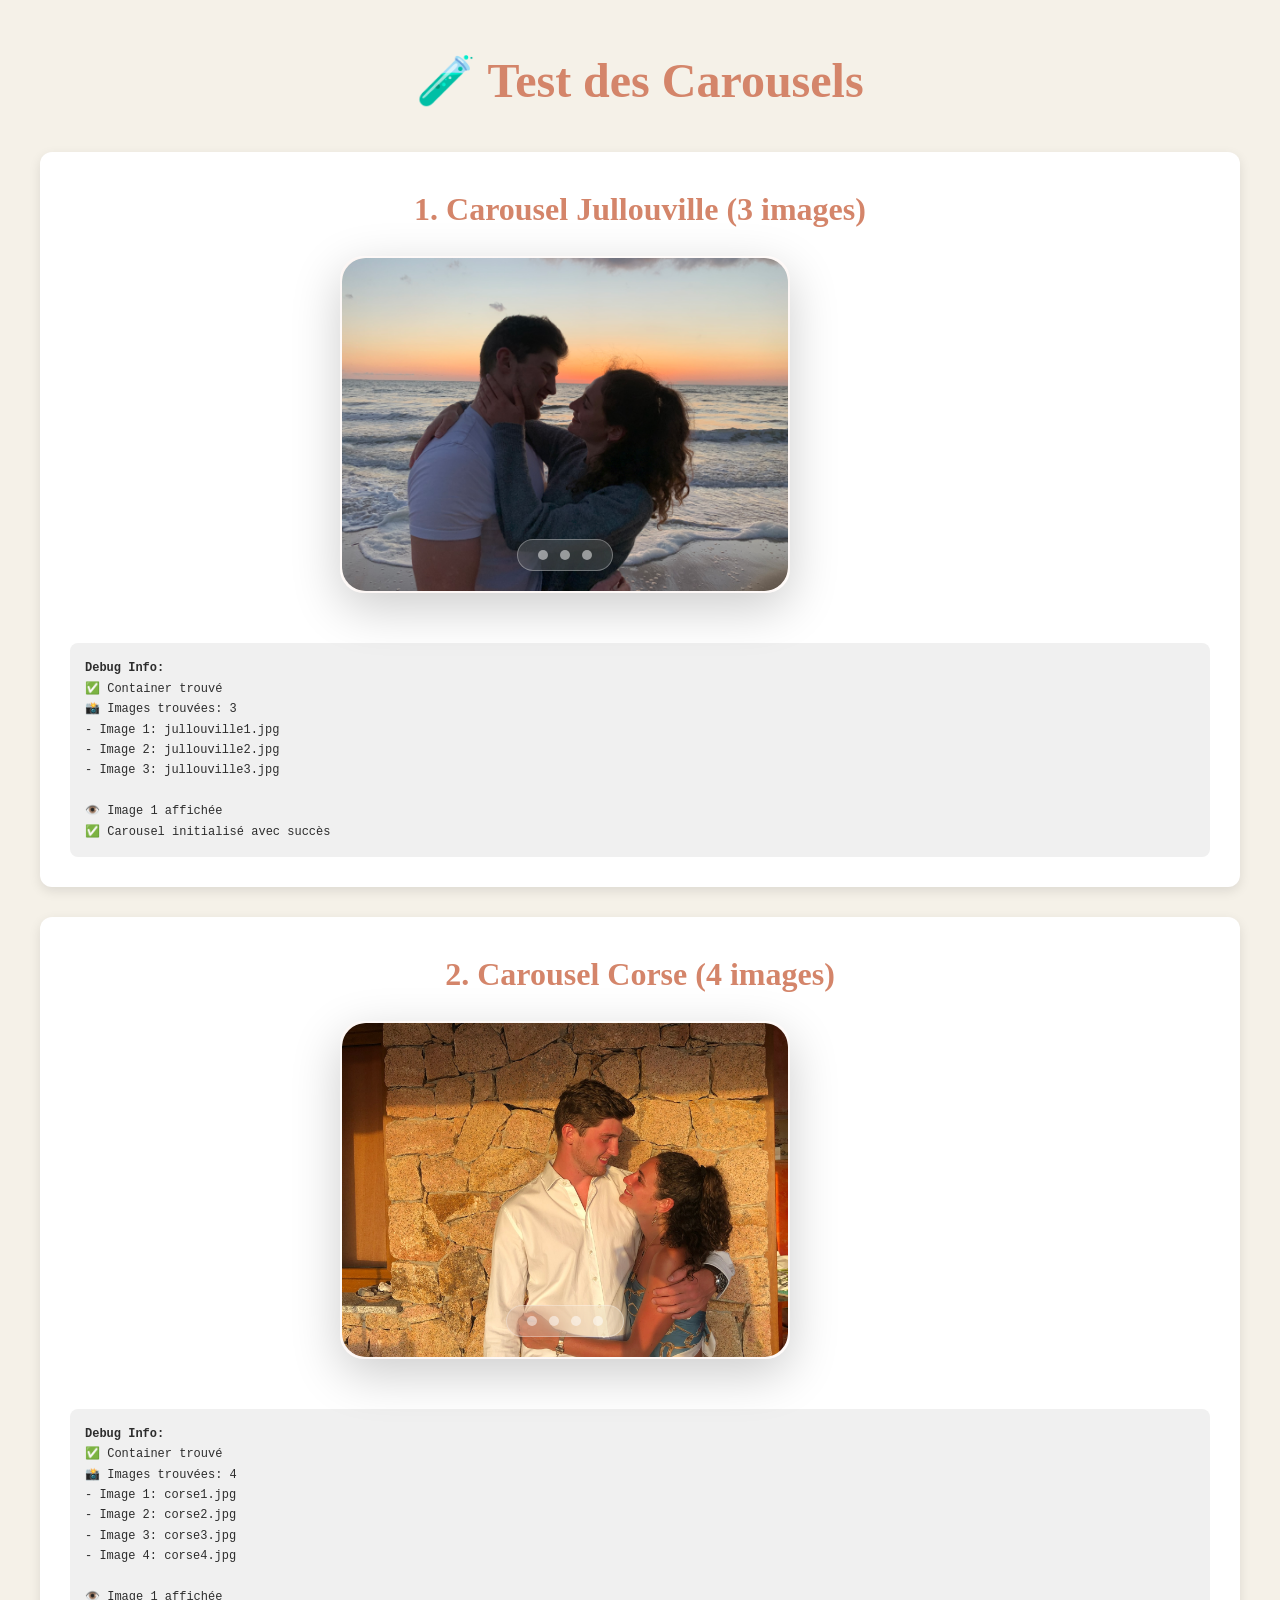
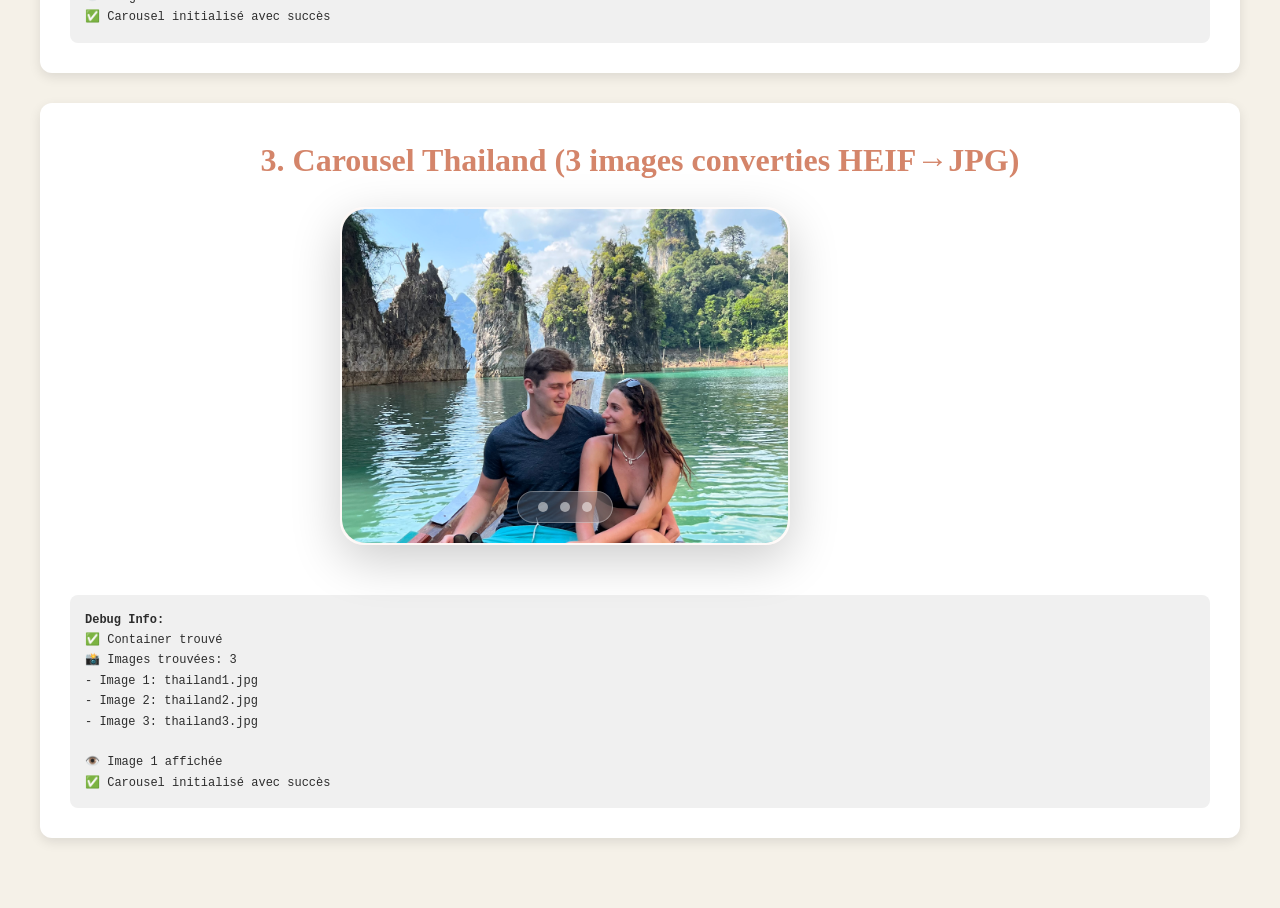
<file: test-carousel.html>
<!DOCTYPE html>
<html lang="fr">
<head>
    <meta charset="UTF-8">
    <meta name="viewport" content="width=device-width, initial-scale=1.0">
    <title>🧪 Test Carousels</title>
    <link rel="stylesheet" href="style.css">
    <style>
        body {
            padding: 40px;
            background: #f5f1e8;
        }
        .test-section {
            background: white;
            padding: 30px;
            margin: 30px 0;
            border-radius: 12px;
            box-shadow: 0 4px 12px rgba(0,0,0,0.1);
        }
        .test-title {
            font-family: 'Cormorant Garamond', serif;
            font-size: 2rem;
            color: #d4856a;
            margin-bottom: 20px;
            text-align: center;
        }
        .carousel-test {
            max-width: 600px;
            margin: 0 auto;
        }
        .debug-info {
            margin-top: 20px;
            padding: 15px;
            background: #f0f0f0;
            border-radius: 8px;
            font-family: monospace;
            font-size: 12px;
        }
    </style>
</head>
<body>
    <h1 style="text-align: center; font-family: 'Cormorant Garamond', serif; font-size: 3rem; color: #d4856a;">
        🧪 Test des Carousels
    </h1>
    
    <div class="test-section">
        <h2 class="test-title">1. Carousel Jullouville (3 images)</h2>
        <div class="carousel-test">
            <div class="timeline-carousel">
                <div class="carousel-container">
                    <div class="carousel-track" data-carousel="test-jullouville">
                        <img src="assets/jullouville1.jpg" alt="Jullouville 1" class="carousel-img">
                        <img src="assets/jullouville2.jpg" alt="Jullouville 2" class="carousel-img">
                        <img src="assets/jullouville3.jpg" alt="Jullouville 3" class="carousel-img">
                    </div>
                    <button class="carousel-btn prev">‹</button>
                    <button class="carousel-btn next">›</button>
                    <div class="carousel-dots">
                        <span class="dot"></span>
                        <span class="dot"></span>
                        <span class="dot"></span>
                    </div>
                    <div class="carousel-location">Jullouville, Normandie</div>
                </div>
            </div>
        </div>
        <div class="debug-info" id="debug-jullouville">
            <strong>Debug Info:</strong><br>
            Loading...
        </div>
    </div>
    
    <div class="test-section">
        <h2 class="test-title">2. Carousel Corse (4 images)</h2>
        <div class="carousel-test">
            <div class="timeline-carousel">
                <div class="carousel-container">
                    <div class="carousel-track" data-carousel="test-corse">
                        <img src="assets/corse1.jpg" alt="Corse 1" class="carousel-img">
                        <img src="assets/corse2.jpg" alt="Corse 2" class="carousel-img">
                        <img src="assets/corse3.jpg" alt="Corse 3" class="carousel-img">
                        <img src="assets/corse4.jpg" alt="Corse 4" class="carousel-img">
                    </div>
                    <button class="carousel-btn prev">‹</button>
                    <button class="carousel-btn next">›</button>
                    <div class="carousel-dots">
                        <span class="dot"></span>
                        <span class="dot"></span>
                        <span class="dot"></span>
                        <span class="dot"></span>
                    </div>
                    <div class="carousel-location">Corse</div>
                </div>
            </div>
        </div>
        <div class="debug-info" id="debug-corse">
            <strong>Debug Info:</strong><br>
            Loading...
        </div>
    </div>
    
    <div class="test-section">
        <h2 class="test-title">3. Carousel Thailand (3 images converties HEIF→JPG)</h2>
        <div class="carousel-test">
            <div class="timeline-carousel">
                <div class="carousel-container">
                    <div class="carousel-track" data-carousel="test-thailand">
                        <img src="assets/thailand1.jpg" alt="Thailand 1" class="carousel-img">
                        <img src="assets/thailand2.jpg" alt="Thailand 2" class="carousel-img">
                        <img src="assets/thailand3.jpg" alt="Thailand 3" class="carousel-img">
                    </div>
                    <button class="carousel-btn prev">‹</button>
                    <button class="carousel-btn next">›</button>
                    <div class="carousel-dots">
                        <span class="dot"></span>
                        <span class="dot"></span>
                        <span class="dot"></span>
                    </div>
                    <div class="carousel-location">Thaïlande</div>
                </div>
            </div>
        </div>
        <div class="debug-info" id="debug-thailand">
            <strong>Debug Info:</strong><br>
            Loading...
        </div>
    </div>
    
    <script>
        // Copie du système de carousel simplifié avec debug
        document.addEventListener('DOMContentLoaded', function() {
            console.log('🎠 Test Carousels - Initialisation...');
            
            function initCarousel(carouselId, debugEl) {
                console.log(`📸 Init carousel: ${carouselId}`);
                
                const container = document.querySelector(`.carousel-container:has([data-carousel="${carouselId}"])`);
                if (!container) {
                    if (debugEl) debugEl.innerHTML += `<br>❌ Container non trouvé`;
                    return;
                }
                
                const track = container.querySelector('.carousel-track');
                const images = track.querySelectorAll('.carousel-img');
                const prevBtn = container.querySelector('.carousel-btn.prev');
                const nextBtn = container.querySelector('.carousel-btn.next');
                const dots = container.querySelectorAll('.dot');
                
                if (debugEl) {
                    debugEl.innerHTML = `<strong>Debug Info:</strong><br>`;
                    debugEl.innerHTML += `✅ Container trouvé<br>`;
                    debugEl.innerHTML += `📸 Images trouvées: ${images.length}<br>`;
                    images.forEach((img, i) => {
                        debugEl.innerHTML += `  - Image ${i+1}: ${img.src.split('/').pop()}<br>`;
                    });
                }
                
                let currentIndex = 0;
                
                // Forcer l'affichage
                images.forEach((img, index) => {
                    img.style.display = 'block';
                    img.style.position = 'absolute';
                    img.style.top = '0';
                    img.style.left = '0';
                    img.style.width = '100%';
                    img.style.height = '100%';
                    img.style.objectFit = 'cover';
                    img.loading = 'eager';
                    
                    if (index === 0) {
                        img.style.opacity = '1';
                        img.style.zIndex = '2';
                        img.classList.add('active');
                        if (debugEl) debugEl.innerHTML += `<br>👁️ Image 1 affichée`;
                    } else {
                        img.style.opacity = '0';
                        img.style.zIndex = '1';
                    }
                });
                
                function showImage(index) {
                    images.forEach(img => {
                        img.style.opacity = '0';
                        img.style.zIndex = '1';
                        img.classList.remove('active');
                    });
                    
                    images[index].style.opacity = '1';
                    images[index].style.zIndex = '2';
                    images[index].classList.add('active');
                    
                    dots.forEach((dot, i) => {
                        if (i === index) dot.classList.add('active');
                        else dot.classList.remove('active');
                    });
                    
                    currentIndex = index;
                    if (debugEl) {
                        debugEl.innerHTML = debugEl.innerHTML.split('<br>🔄')[0];
                        debugEl.innerHTML += `<br>🔄 Image actuelle: ${index + 1}/${images.length}`;
                    }
                }
                
                if (nextBtn) {
                    nextBtn.addEventListener('click', (e) => {
                        e.preventDefault();
                        e.stopPropagation();
                        showImage((currentIndex + 1) % images.length);
                    });
                }
                
                if (prevBtn) {
                    prevBtn.addEventListener('click', (e) => {
                        e.preventDefault();
                        e.stopPropagation();
                        showImage((currentIndex - 1 + images.length) % images.length);
                    });
                }
                
                dots.forEach((dot, index) => {
                    dot.addEventListener('click', () => showImage(index));
                });
                
                if (debugEl) debugEl.innerHTML += `<br>✅ Carousel initialisé avec succès`;
            }
            
            // Initialiser les carousels de test
            initCarousel('test-jullouville', document.getElementById('debug-jullouville'));
            initCarousel('test-corse', document.getElementById('debug-corse'));
            initCarousel('test-thailand', document.getElementById('debug-thailand'));
            
            console.log('✅ Tous les carousels de test initialisés');
        });
    </script>
</body>
</html>
</file>
<file: style.css>
/* ============================================
   SITE MARIAGE ANNABELLE & NATHAN
   CSS Optimisé et Simplifié
   ============================================ */

/* ============================================
   VARIABLES & RESET
   ============================================ */

:root {
    /* Couleurs */
    --white: #fff;
    --beige: #f5f1e8;
    --terracotta: #d4856a;
    --terracotta-light: #e5a58f;
    --terracotta-dark: #b86f56;
    --text-dark: #2d2d2d;
    --text-light: #6b6b6b;
    --accent: #c9956e;
    --gold: #d4af37;
    --sunset: #ff7e5f;

    /* Typography */
    --font-serif: 'Cormorant Garamond', serif;
    --font-sans: 'Montserrat', sans-serif;
    --font-script: 'Dancing Script', cursive;

    /* Spacing */
    --section-padding: 100px 20px;
    --container-max: 1200px;
    --radius: 16px;
    --radius-lg: 24px;
    --radius-full: 9999px;

    /* Shadows */
    --shadow-sm: 0 2px 10px rgba(0, 0, 0, 0.08);
    --shadow-md: 0 8px 25px rgba(0, 0, 0, 0.12);
    --shadow-lg: 0 15px 50px rgba(0, 0, 0, 0.2);
    --shadow-terracotta: 0 6px 20px rgba(212, 133, 106, 0.4);

    /* Transitions */
    --transition: 0.3s ease;
    --transition-slow: 0.4s cubic-bezier(0.4, 0, 0.2, 1);
}

*,
*::before,
*::after {
    margin: 0;
    padding: 0;
    box-sizing: border-box;
}

html {
    scroll-behavior: smooth;
    overflow-x: hidden;
}

body {
    font-family: var(--font-sans);
    color: var(--text-dark);
    background: var(--white);
    line-height: 1.7;
    overflow-x: hidden;
}

/* ============================================
   LANGUAGE SWITCHER
   ============================================ */

.language-switcher {
    position: fixed;
    top: 20px;
    right: 20px;
    z-index: 1001;
    display: flex;
    align-items: center;
    gap: 8px;
    background: rgba(255, 255, 255, 0.95);
    padding: 8px 16px;
    border-radius: var(--radius-full);
    box-shadow: var(--shadow-sm);
}

.lang-btn {
    background: none;
    border: none;
    font-family: var(--font-sans);
    font-size: 14px;
    font-weight: 500;
    color: var(--text-light);
    cursor: pointer;
    transition: color var(--transition);
    padding: 4px 8px;
    min-width: 44px;
    min-height: 44px;
    display: flex;
    align-items: center;
    justify-content: center;
}

.lang-btn.active {
    color: var(--terracotta);
    font-weight: 600;
}

.lang-btn:hover {
    color: var(--terracotta-dark);
}

.lang-separator {
    color: var(--text-light);
    font-size: 14px;
}

/* Language visibility */
body:not(.lang-en) .lang-en {
    display: none !important;
}

body.lang-en .lang-fr {
    display: none !important;
}

/* ============================================
   NAVIGATION
   ============================================ */

.navbar {
    position: fixed;
    top: 0;
    left: 0;
    right: 0;
    background: rgba(255, 255, 255, 0.98);
    box-shadow: var(--shadow-sm);
    z-index: 999;
    padding: 15px 0;
    transition: padding var(--transition);
}

.nav-menu {
    display: flex;
    justify-content: center;
    align-items: center;
    flex-wrap: wrap;
    list-style: none;
    gap: 30px;
    max-width: var(--container-max);
    margin: 0 auto;
    padding: 0 20px;
}

.nav-link {
    text-decoration: none;
    font-family: var(--font-sans);
    font-size: 14px;
    font-weight: 500;
    color: var(--text-dark);
    text-transform: uppercase;
    letter-spacing: 1px;
    transition: color var(--transition);
    white-space: nowrap;
}

.nav-link:hover {
    color: var(--terracotta);
}

/* Mobile Menu Toggle */
.mobile-menu-toggle {
    display: none;
    position: fixed;
    top: 20px;
    left: 20px;
    z-index: 1001;
    background: rgba(255, 255, 255, 0.95);
    border: none;
    width: 45px;
    height: 45px;
    border-radius: 50%;
    cursor: pointer;
    box-shadow: var(--shadow-sm);
    flex-direction: column;
    align-items: center;
    justify-content: center;
    gap: 5px;
}

.mobile-menu-toggle span {
    display: block;
    width: 22px;
    height: 2px;
    background: var(--terracotta);
    transition: all var(--transition);
    border-radius: 2px;
}

.mobile-menu-toggle.active span:nth-child(1) {
    transform: rotate(45deg) translate(6px, 6px);
}

.mobile-menu-toggle.active span:nth-child(2) {
    opacity: 0;
}

.mobile-menu-toggle.active span:nth-child(3) {
    transform: rotate(-45deg) translate(6px, -6px);
}

/* ============================================
   HERO SECTION
   ============================================ */

.hero {
    min-height: 100vh;
    display: flex;
    align-items: center;
    justify-content: center;
    background:
        linear-gradient(135deg, rgba(245, 241, 232, 0.9), rgba(250, 247, 240, 0.85), rgba(255, 240, 230, 0.9)),
        url('assets/Hotel Il monastero.jpg') center/cover fixed;
    padding: 120px 20px 80px;
    text-align: center;
    position: relative;
    overflow: hidden;
}

.hero::before {
    content: '';
    position: absolute;
    inset: 0;
    background: radial-gradient(circle at center, rgba(212, 133, 106, 0.1) 0%, transparent 70%);
    animation: pulse 15s ease-in-out infinite;
}

@keyframes pulse {

    0%,
    100% {
        opacity: 0.5;
    }

    50% {
        opacity: 0.8;
    }
}

.hero-content {
    max-width: 800px;
    margin: 0 auto;
    padding: 0 15px;
    animation: fadeInUp 1s ease;
}

.hero-photo {
    margin-bottom: 40px;
    animation: fadeIn 1.5s ease;
}

.hero-couple-photo {
    width: 320px;
    height: 320px;
    border-radius: 50%;
    object-fit: cover;
    border: 8px solid var(--white);
    box-shadow: var(--shadow-lg), var(--shadow-terracotta);
    transition: all 0.5s cubic-bezier(0.4, 0, 0.2, 1);
}

.hero-couple-photo:hover {
    transform: scale(1.08) rotate(2deg);
}

.hero-title {
    font-family: var(--font-serif);
    font-size: clamp(3rem, 7vw, 6rem);
    font-weight: 400;
    background: linear-gradient(135deg, var(--terracotta-dark), var(--sunset));
    -webkit-background-clip: text;
    -webkit-text-fill-color: transparent;
    background-clip: text;
    margin-bottom: 30px;
    letter-spacing: 3px;
}

.hero-subtitle {
    font-family: var(--font-sans);
    font-size: clamp(1rem, 2.5vw, 1.3rem);
    color: var(--text-light);
    font-weight: 300;
    line-height: 1.8;
    max-width: 650px;
    margin: 0 auto 50px;
}

.scroll-btn {
    display: inline-flex;
    align-items: center;
    gap: 8px;
    text-decoration: none;
    font-size: 14px;
    font-weight: 500;
    color: var(--white);
    background: linear-gradient(135deg, var(--terracotta), var(--sunset));
    padding: 16px 38px;
    border-radius: var(--radius-full);
    text-transform: uppercase;
    letter-spacing: 1.5px;
    transition: all var(--transition-slow);
    box-shadow: var(--shadow-terracotta);
    position: relative;
    overflow: hidden;
}

.scroll-btn:hover {
    transform: translateY(-3px);
    box-shadow: 0 10px 30px rgba(212, 133, 106, 0.5);
}

.scroll-btn .arrow {
    font-size: 18px;
    animation: bounce 2s infinite;
}

@keyframes bounce {

    0%,
    20%,
    50%,
    80%,
    100% {
        transform: translateY(0);
    }

    40% {
        transform: translateY(-8px);
    }

    60% {
        transform: translateY(-4px);
    }
}

@keyframes fadeInUp {
    from {
        opacity: 0;
        transform: translateY(30px);
    }

    to {
        opacity: 1;
        transform: translateY(0);
    }
}

@keyframes fadeIn {
    from {
        opacity: 0;
    }

    to {
        opacity: 1;
    }
}

/* ============================================
   COMMON SECTION STYLES
   ============================================ */

.section {
    padding: var(--section-padding);
    min-height: 60vh;
}

.container {
    max-width: var(--container-max);
    margin: 0 auto;
    padding: 0 20px;
}

.section-title {
    font-family: var(--font-serif);
    font-size: clamp(2.5rem, 5vw, 4rem);
    font-weight: 400;
    color: var(--terracotta-dark);
    text-align: center;
    margin-bottom: 60px;
    letter-spacing: 2px;
    position: relative;
    padding-bottom: 20px;
}

.section-title::after {
    content: '';
    position: absolute;
    bottom: 0;
    left: 50%;
    transform: translateX(-50%);
    width: 80px;
    height: 3px;
    background: linear-gradient(90deg, transparent, var(--terracotta), transparent);
    border-radius: 2px;
}

/* Section backgrounds alternées */
.story-section,
.venue-section,
.practical-section,
.gift-section {
    background: var(--white);
}

.schedule-section,
.dresscode-section,
.gallery-section {
    background: var(--beige);
}

/* ============================================
   TIMELINE
   ============================================ */

.timeline {
    max-width: 1100px;
    margin: 0 auto;
    position: relative;
    padding: 40px 0;
}

.timeline::before {
    content: '';
    position: absolute;
    left: 50%;
    top: 0;
    bottom: 120px;
    width: 3px;
    background: linear-gradient(180deg, transparent 0%, var(--terracotta-light) 5%, var(--terracotta) 40%, var(--sunset) 70%, var(--gold) 95%, transparent 100%);
    transform: translateX(-50%);
    border-radius: 3px;
    box-shadow: 0 0 20px rgba(212, 133, 106, 0.3);
}

.timeline-item {
    display: flex;
    margin-bottom: 80px;
    position: relative;
    opacity: 0;
    animation: fadeInTimeline 0.8s ease forwards;
}

.timeline-item:nth-child(odd) {
    flex-direction: row;
}

.timeline-item:nth-child(even) {
    flex-direction: row-reverse;
}

@keyframes fadeInTimeline {
    from {
        opacity: 0;
        transform: translateY(30px);
    }

    to {
        opacity: 1;
        transform: translateY(0);
    }
}

/* Stagger animation */
.timeline-item:nth-child(1) {
    animation-delay: 0.1s;
}

.timeline-item:nth-child(2) {
    animation-delay: 0.2s;
}

.timeline-item:nth-child(3) {
    animation-delay: 0.3s;
}

.timeline-item:nth-child(4) {
    animation-delay: 0.4s;
}

.timeline-item:nth-child(5) {
    animation-delay: 0.5s;
}

.timeline-item:nth-child(6) {
    animation-delay: 0.6s;
}

/* Hidden state */
.timeline-item.hidden,
.timeline-reveal-btn.hidden,
.timeline-end.hidden {
    display: none !important;
}

/* Reveal Button */
.timeline-reveal-btn {
    display: flex;
    justify-content: center;
    align-items: center;
    margin: 40px 0;
    position: relative;
    z-index: 5;
}

.reveal-next {
    width: 60px;
    height: 60px;
    border-radius: 50%;
    background: linear-gradient(135deg, var(--terracotta), var(--sunset));
    border: 4px solid var(--white);
    color: white;
    font-size: 32px;
    font-weight: 300;
    cursor: pointer;
    transition: all var(--transition-slow);
    box-shadow: var(--shadow-terracotta);
    display: flex;
    align-items: center;
    justify-content: center;
}

.reveal-next:hover {
    transform: scale(1.15) rotate(90deg);
    box-shadow: 0 12px 35px rgba(212, 133, 106, 0.6);
}

.timeline-marker {
    position: absolute;
    left: 50%;
    top: 30px;
    transform: translateX(-50%);
    width: 28px;
    height: 28px;
    background: linear-gradient(135deg, var(--terracotta), var(--sunset));
    border: 5px solid var(--white);
    border-radius: 50%;
    z-index: 10;
    box-shadow: var(--shadow-terracotta);
    transition: all var(--transition-slow);
}

.timeline-marker:hover {
    transform: translateX(-50%) scale(1.4);
}

.timeline-marker.special {
    width: 36px;
    height: 36px;
    background: linear-gradient(135deg, var(--gold), var(--sunset), var(--terracotta));
    animation: pulse-ring 2s ease-in-out infinite;
}

.timeline-marker.final {
    position: relative;
    left: 50%;
    transform: translateX(-50%);
    width: 40px;
    height: 40px;
    background: linear-gradient(135deg, var(--gold), var(--sunset));
    margin: 0 auto 30px;
}

@keyframes pulse-ring {

    0%,
    100% {
        box-shadow: 0 4px 15px rgba(212, 133, 106, 0.4), 0 0 0 0 rgba(212, 175, 55, 0.7);
    }

    50% {
        box-shadow: 0 6px 20px rgba(212, 133, 106, 0.6), 0 0 0 15px rgba(212, 175, 55, 0);
    }
}

.timeline-content {
    display: flex;
    align-items: flex-start;
    gap: 40px;
    width: calc(50% - 40px);
    padding: 0 20px;
}

.timeline-item:nth-child(odd) .timeline-content {
    margin-right: auto;
}

.timeline-item:nth-child(even) .timeline-content {
    margin-left: auto;
    flex-direction: row-reverse;
}

.timeline-text {
    flex: 1;
    min-width: 0;
    padding: 20px;
    background: linear-gradient(135deg, rgba(255, 255, 255, 0.6), rgba(245, 241, 232, 0.4));
    backdrop-filter: blur(10px);
    border-radius: var(--radius-lg);
    border: 1px solid rgba(212, 133, 106, 0.15);
    box-shadow: var(--shadow-sm);
    transition: all var(--transition);
}

.timeline-text:hover {
    background: linear-gradient(135deg, rgba(255, 255, 255, 0.8), rgba(245, 241, 232, 0.6));
    box-shadow: 0 12px 40px rgba(212, 133, 106, 0.15);
    transform: translateY(-3px);
}

.timeline-date {
    font-family: var(--font-serif);
    font-size: clamp(1.3rem, 2.2vw, 1.6rem);
    color: var(--terracotta);
    margin-bottom: 12px;
    font-weight: 500;
    font-style: italic;
}

.timeline-text p {
    font-size: clamp(0.95rem, 1.8vw, 1.05rem);
    color: var(--text-light);
    line-height: 1.9;
    text-align: justify;
}

/* Timeline End */
.timeline-end {
    position: relative;
    text-align: center;
    padding-top: 40px;
    z-index: 10;
    background: var(--white);
}

.timeline-end-text {
    max-width: 700px;
    margin: 0 auto;
    padding: 40px 20px;
    background: linear-gradient(135deg, rgba(212, 133, 106, 0.05), rgba(255, 126, 95, 0.05));
    border-radius: var(--radius-lg);
    border: 2px solid var(--terracotta-light);
}

.timeline-end-text h3 {
    font-family: var(--font-serif);
    font-size: clamp(2rem, 4vw, 2.5rem);
    color: var(--terracotta-dark);
    margin-bottom: 20px;
    font-weight: 600;
}

.timeline-end-text p {
    font-size: clamp(1rem, 2vw, 1.15rem);
    color: var(--text-light);
    line-height: 1.9;
}

/* ============================================
   CAROUSEL
   ============================================ */

.timeline-carousel {
    flex: 1;
    min-width: 0;
    max-width: 450px;
    margin-bottom: 50px;
}

.carousel-container {
    position: relative;
    width: 100%;
    aspect-ratio: 4/3;
    min-height: 300px;
    border-radius: var(--radius-lg);
    overflow: hidden;
    box-shadow: var(--shadow-lg);
    background: linear-gradient(135deg, rgba(212, 133, 106, 0.1), rgba(255, 126, 95, 0.05));
    border: 2px solid rgba(255, 255, 255, 0.3);
    transition: all 0.6s cubic-bezier(0.4, 0, 0.2, 1);
}

.carousel-container:hover {
    transform: translateY(-5px);
    box-shadow: 0 20px 70px rgba(212, 133, 106, 0.35);
}

.carousel-track {
    width: 100%;
    height: 100%;
    min-height: 300px;
    overflow: hidden;
    border-radius: var(--radius-lg);
    position: relative;
    background: linear-gradient(135deg, #f5f1e8 0%, #e8e4db 100%);
}

.carousel-img {
    width: 100%;
    height: 100%;
    object-fit: cover;
    position: absolute;
    top: 0;
    left: 0;
    opacity: 0;
    transition: opacity 0.5s ease-in-out;
    cursor: pointer;
    z-index: 1;
    display: block;
}

.carousel-img:first-child {
    opacity: 1;
    z-index: 2;
}

.carousel-img.active {
    opacity: 1 !important;
    z-index: 2 !important;
}

.carousel-img.active:hover {
    filter: brightness(1.05);
}

.carousel-location {
    position: absolute;
    bottom: -45px;
    left: 50%;
    transform: translateX(-50%);
    font-family: var(--font-script);
    font-size: 24px;
    font-weight: 500;
    color: var(--terracotta);
    opacity: 0.75;
    text-align: center;
    white-space: nowrap;
    pointer-events: none;
}

.carousel-btn {
    position: absolute;
    top: 50%;
    transform: translateY(-50%);
    background: rgba(255, 255, 255, 0.95);
    backdrop-filter: blur(10px);
    border: 2px solid rgba(212, 133, 106, 0.3);
    width: 50px;
    height: 50px;
    border-radius: 50%;
    font-size: 26px;
    color: var(--terracotta);
    cursor: pointer;
    z-index: 10;
    display: flex;
    align-items: center;
    justify-content: center;
    transition: all var(--transition-slow);
    box-shadow: var(--shadow-sm);
    opacity: 0;
}

.carousel-container:hover .carousel-btn {
    opacity: 1;
}

.carousel-btn.prev {
    left: 10px;
}

.carousel-btn.next {
    right: 10px;
}

.carousel-btn:hover {
    background: linear-gradient(135deg, var(--terracotta), var(--sunset));
    color: white;
    transform: translateY(-50%) scale(1.15);
    border-color: transparent;
}

.carousel-dots {
    position: absolute;
    bottom: 20px;
    left: 50%;
    transform: translateX(-50%);
    display: flex;
    gap: 12px;
    z-index: 10;
    background: rgba(255, 255, 255, 0.15);
    backdrop-filter: blur(15px);
    padding: 10px 20px;
    border-radius: var(--radius-full);
    border: 1px solid rgba(255, 255, 255, 0.3);
}

.carousel-dots .dot {
    width: 10px;
    height: 10px;
    border-radius: 50%;
    background: rgba(255, 255, 255, 0.5);
    cursor: pointer;
    transition: all var(--transition-slow);
}

.carousel-dots .dot.active {
    background: var(--terracotta);
    border: 2px solid white;
    transform: scale(1.3);
    box-shadow: 0 0 15px rgba(212, 133, 106, 0.6);
}

.carousel-dots .dot:hover {
    background: var(--terracotta-light);
    transform: scale(1.2);
}

/* ============================================
   LIGHTBOX
   ============================================ */

.photo-lightbox {
    position: fixed;
    inset: 0;
    background: rgba(0, 0, 0, 0.95);
    backdrop-filter: blur(20px);
    z-index: 99999;
    display: flex;
    align-items: center;
    justify-content: center;
    cursor: pointer;
    animation: fadeIn 0.4s ease;
    padding: 20px;
}

.lightbox-content {
    position: relative;
    max-width: 95vw;
    max-height: 95vh;
    display: flex;
    flex-direction: column;
    align-items: center;
    justify-content: center;
    animation: zoomIn 0.5s cubic-bezier(0.34, 1.56, 0.64, 1);
}

@keyframes zoomIn {
    from {
        transform: scale(0.8) rotate(-5deg);
        opacity: 0;
    }

    to {
        transform: scale(1) rotate(0deg);
        opacity: 1;
    }
}

.lightbox-img {
    max-width: 90vw;
    max-height: 90vh;
    object-fit: contain;
    border-radius: var(--radius);
    box-shadow: 0 30px 100px rgba(0, 0, 0, 0.8);
    cursor: default;
}

.lightbox-close {
    position: absolute;
    top: -50px;
    right: 0;
    background: rgba(255, 255, 255, 0.1);
    backdrop-filter: blur(10px);
    border: 2px solid rgba(255, 255, 255, 0.2);
    color: white;
    width: 50px;
    height: 50px;
    border-radius: 50%;
    display: flex;
    align-items: center;
    justify-content: center;
    font-size: 28px;
    cursor: pointer;
    transition: all var(--transition);
}

.lightbox-close:hover {
    background: var(--terracotta);
    border-color: var(--terracotta);
    transform: rotate(90deg) scale(1.1);
}

.lightbox-nav {
    position: absolute;
    top: 50%;
    transform: translateY(-50%);
    background: rgba(255, 255, 255, 0.15);
    backdrop-filter: blur(10px);
    border: 2px solid rgba(255, 255, 255, 0.2);
    color: white;
    width: 60px;
    height: 60px;
    border-radius: 50%;
    display: flex;
    align-items: center;
    justify-content: center;
    font-size: 32px;
    cursor: pointer;
    transition: all var(--transition);
    z-index: 100001;
}

.lightbox-nav:hover {
    background: var(--terracotta);
    border-color: var(--terracotta);
    transform: translateY(-50%) scale(1.15);
}

.lightbox-nav.prev {
    left: 30px;
}

.lightbox-nav.next {
    right: 30px;
}

/* ============================================
   SCHEDULE SECTION
   ============================================ */

.schedule-grid {
    display: grid;
    grid-template-columns: repeat(auto-fit, minmax(280px, 1fr));
    gap: 35px;
    max-width: 1200px;
    margin: 0 auto;
}

.schedule-card {
    background: linear-gradient(135deg, #ffffff 0%, #fefefe 100%);
    border-radius: var(--radius-lg);
    box-shadow: var(--shadow-md);
    transition: all var(--transition-slow);
    overflow: hidden;
    position: relative;
    border: 1px solid rgba(212, 133, 106, 0.1);
}

.schedule-card::before {
    content: '';
    position: absolute;
    top: 0;
    left: 0;
    right: 0;
    height: 6px;
    background: linear-gradient(90deg, var(--terracotta-light), var(--accent));
    opacity: 0.5;
    transition: opacity var(--transition);
}

.schedule-card:hover {
    transform: translateY(-12px);
    box-shadow: 0 20px 60px rgba(212, 133, 106, 0.25);
}

.schedule-card:hover::before {
    opacity: 1;
}

.schedule-card-highlight {
    border: 2px solid var(--terracotta-light);
}

.schedule-card-highlight::before {
    height: 8px;
    background: linear-gradient(90deg, var(--terracotta), var(--sunset), var(--gold));
    opacity: 1;
}

.schedule-header {
    display: flex;
    align-items: center;
    gap: 20px;
    padding: 35px 30px 25px;
    background: linear-gradient(135deg, rgba(245, 241, 232, 0.4), rgba(255, 255, 255, 0.2));
}

.schedule-icon {
    font-size: 3.5rem;
    filter: drop-shadow(0 4px 8px rgba(212, 133, 106, 0.2));
    animation: float 3s ease-in-out infinite;
}

@keyframes float {

    0%,
    100% {
        transform: translateY(0);
    }

    50% {
        transform: translateY(-8px);
    }
}

.schedule-day {
    font-family: var(--font-serif);
    font-size: clamp(1.8rem, 3vw, 2.2rem);
    color: var(--terracotta-dark);
    margin: 0;
    font-weight: 600;
}

.schedule-date {
    font-size: 0.95rem;
    color: var(--text-light);
    margin: 5px 0 0;
}

.schedule-content {
    padding: 30px;
}

.schedule-intro {
    font-family: var(--font-serif);
    font-size: 1.2rem;
    color: var(--terracotta);
    margin-bottom: 20px;
    font-weight: 500;
    font-style: italic;
}

.schedule-list {
    list-style: none;
}

.schedule-list li {
    font-size: clamp(0.98rem, 2vw, 1.05rem);
    color: var(--text-light);
    line-height: 1.8;
    margin-bottom: 14px;
    padding-left: 28px;
    position: relative;
}

.schedule-list li::before {
    content: '✦';
    position: absolute;
    left: 0;
    color: var(--terracotta);
}

.time-badge {
    display: inline-block;
    background: linear-gradient(135deg, var(--terracotta-light), var(--accent));
    color: white;
    padding: 4px 12px;
    border-radius: 12px;
    font-size: 0.85rem;
    font-weight: 500;
    margin-right: 8px;
    box-shadow: 0 2px 8px rgba(212, 133, 106, 0.3);
}

/* ============================================
   VENUE SECTION
   ============================================ */

.venue-content {
    max-width: 800px;
    margin: 0 auto;
}

.venue-block {
    margin-bottom: 50px;
}

.venue-subtitle {
    font-family: var(--font-serif);
    font-size: clamp(1.4rem, 3vw, 1.8rem);
    color: var(--terracotta);
    margin-bottom: 20px;
    text-align: center;
}

.venue-content p {
    font-size: clamp(1rem, 2vw, 1.1rem);
    color: var(--text-light);
    line-height: 1.9;
    text-align: center;
}

.access-list {
    list-style: none;
    max-width: 700px;
    margin: 0 auto;
}

.access-list li {
    font-size: clamp(0.95rem, 2vw, 1.05rem);
    color: var(--text-light);
    margin-bottom: 15px;
    padding-left: 25px;
    position: relative;
    line-height: 1.7;
}

.access-list li::before {
    content: '✈';
    position: absolute;
    left: 0;
    color: var(--terracotta);
}

/* ============================================
   DRESS CODE SECTION
   ============================================ */

.dresscode-content {
    max-width: 800px;
    margin: 0 auto;
    text-align: center;
}

.dresscode-content>p {
    font-size: clamp(1rem, 2vw, 1.1rem);
    color: var(--text-light);
    line-height: 2;
    margin-bottom: 40px;
}

.dresscode-gallery {
    display: grid;
    grid-template-columns: repeat(auto-fit, minmax(180px, 1fr));
    gap: 20px;
    margin: 40px 0;
}

/* Desktop: grille visible, carousel caché */
.dresscode-desktop {
    display: grid;
}

.dresscode-mobile {
    display: none;
}

.dresscode-placeholder {
    aspect-ratio: 3/4;
    background: linear-gradient(135deg, var(--terracotta-light), var(--accent));
    border-radius: var(--radius);
    overflow: hidden;
    box-shadow: var(--shadow-md);
    transition: all var(--transition-slow);
    cursor: pointer;
}

.dresscode-placeholder:hover {
    transform: translateY(-8px) scale(1.02);
    box-shadow: 0 15px 40px rgba(212, 133, 106, 0.25);
}

.dresscode-placeholder img {
    width: 100%;
    height: 100%;
    object-fit: cover;
    transition: transform var(--transition-slow);
}

.dresscode-placeholder:hover img {
    transform: scale(1.05);
}

/* ============================================
   PRACTICAL INFORMATION
   ============================================ */

.practical-grid {
    display: grid;
    grid-template-columns: repeat(auto-fit, minmax(220px, 1fr));
    gap: 30px;
}

.practical-card {
    background: var(--beige);
    padding: 35px;
    border-radius: var(--radius-lg);
    box-shadow: var(--shadow-sm);
    transition: all var(--transition-slow);
    position: relative;
    overflow: hidden;
}

.practical-card::before {
    content: '';
    position: absolute;
    top: 0;
    left: 0;
    right: 0;
    height: 4px;
    background: linear-gradient(90deg, var(--terracotta), var(--sunset));
    transform: scaleX(0);
    transition: transform var(--transition);
}

.practical-card:hover {
    transform: translateY(-8px);
    box-shadow: 0 15px 40px rgba(212, 133, 106, 0.2);
}

.practical-card:hover::before {
    transform: scaleX(1);
}

.practical-title {
    font-family: var(--font-serif);
    font-size: clamp(1.3rem, 2.5vw, 1.5rem);
    color: var(--terracotta);
    margin-bottom: 15px;
    text-align: center;
}

.practical-card p {
    font-size: clamp(0.95rem, 2vw, 1.05rem);
    color: var(--text-light);
    line-height: 1.8;
    text-align: center;
}

/* ============================================
   GALLERY SECTION
   ============================================ */

.gallery-intro {
    font-size: clamp(1rem, 2vw, 1.15rem);
    color: var(--text-light);
    text-align: center;
    margin-bottom: 50px;
    line-height: 1.8;
}

.video-container {
    max-width: 900px;
    margin: 0 auto 60px;
    border-radius: var(--radius-lg);
    overflow: hidden;
    box-shadow: var(--shadow-lg);
    transition: transform var(--transition), box-shadow var(--transition);
}

.video-container:hover {
    transform: translateY(-5px);
    box-shadow: 0 25px 80px rgba(0, 0, 0, 0.2);
}

.youtube-video {
    width: 100%;
    aspect-ratio: 16/9;
    border: none;
    display: block;
}

.photo-grid {
    display: grid;
    grid-template-columns: repeat(auto-fill, minmax(250px, 1fr));
    gap: 25px;
    max-width: 1200px;
    margin: 0 auto;
}

.photo-item {
    position: relative;
    aspect-ratio: 1;
    background: linear-gradient(135deg, var(--terracotta-light), var(--accent));
    border-radius: var(--radius);
    overflow: hidden;
    box-shadow: var(--shadow-md);
    transition: all var(--transition-slow);
    cursor: pointer;
}

.photo-item:hover {
    transform: translateY(-10px) scale(1.02);
    box-shadow: 0 20px 50px rgba(212, 133, 106, 0.3);
    z-index: 10;
}

.photo-item img {
    width: 100%;
    height: 100%;
    object-fit: cover;
    transition: transform var(--transition-slow);
}

.photo-item:hover img {
    transform: scale(1.08);
}

.photo-item::before {
    content: '';
    position: absolute;
    inset: 0;
    background: linear-gradient(135deg, rgba(212, 133, 106, 0.2), rgba(201, 149, 110, 0.2));
    opacity: 0;
    transition: opacity var(--transition);
    z-index: 1;
}

.photo-item:hover::before {
    opacity: 1;
}

.photo-item::after {
    content: '🔍';
    position: absolute;
    top: 50%;
    left: 50%;
    transform: translate(-50%, -50%) scale(0);
    font-size: 3rem;
    color: white;
    text-shadow: 0 2px 10px rgba(0, 0, 0, 0.5);
    transition: transform var(--transition);
    z-index: 2;
    pointer-events: none;
}

.photo-item:hover::after {
    transform: translate(-50%, -50%) scale(1);
}

/* ============================================
   GIFT FUND SECTION
   ============================================ */

.gift-content {
    max-width: 700px;
    margin: 0 auto;
    text-align: center;
}

.gift-intro {
    font-size: clamp(1rem, 2vw, 1.1rem);
    color: var(--text-light);
    line-height: 2;
    margin-bottom: 40px;
}

.gift-options {
    display: flex;
    flex-direction: column;
    gap: 24px;
    align-items: stretch;
    text-align: left;
}

.gift-link {
    text-align: center;
}

.revolut-link {
    display: inline-block;
    font-size: clamp(1rem, 2.5vw, 1.2rem);
    color: var(--terracotta);
    text-decoration: none;
    font-weight: 500;
    padding: 12px 30px;
    border: 2px solid var(--terracotta);
    border-radius: var(--radius-full);
    transition: all var(--transition);
}

.revolut-link:hover {
    background: var(--terracotta);
    color: var(--white);
    transform: translateY(-2px);
    box-shadow: var(--shadow-terracotta);
}

.gift-method {
    display: flex;
    gap: 20px;
    align-items: flex-start;
    background: var(--white);
    border: 1px solid rgba(212, 133, 106, 0.22);
    border-radius: var(--radius);
    padding: 28px 30px;
    box-shadow: var(--shadow-sm);
    transition: transform var(--transition), box-shadow var(--transition);
}

.gift-method:hover {
    transform: translateY(-3px);
    box-shadow: var(--shadow-md);
}

.gift-method-icon {
    font-size: 2rem;
    line-height: 1;
    flex-shrink: 0;
}

.gift-method-body {
    flex: 1;
    min-width: 0;
}

.gift-method-title {
    font-family: var(--font-serif);
    font-size: clamp(1.3rem, 3vw, 1.6rem);
    color: var(--text-dark);
    margin: 0 0 6px;
}

.gift-method-note {
    font-size: 0.9rem;
    color: var(--text-light);
    line-height: 1.6;
    margin: 0 0 16px;
}

.gift-btn {
    display: inline-block;
    font-size: clamp(0.95rem, 2.5vw, 1.1rem);
    color: var(--terracotta);
    text-decoration: none;
    font-weight: 500;
    padding: 10px 24px;
    border: 2px solid var(--terracotta);
    border-radius: var(--radius-full);
    transition: all var(--transition);
}

.gift-btn:hover {
    background: var(--terracotta);
    color: var(--white);
    transform: translateY(-2px);
    box-shadow: var(--shadow-terracotta);
}

.gift-detail {
    display: flex;
    align-items: center;
    flex-wrap: wrap;
    gap: 10px;
    background: var(--beige);
    border-radius: 10px;
    padding: 10px 14px;
    margin-top: 10px;
}

.gift-detail-label {
    font-size: 0.7rem;
    font-weight: 600;
    letter-spacing: 0.08em;
    text-transform: uppercase;
    color: var(--terracotta-dark);
    flex-shrink: 0;
}

.gift-detail-value {
    flex: 1;
    min-width: 0;
    font-family: var(--font-sans);
    font-size: 0.95rem;
    color: var(--text-dark);
    letter-spacing: 0.02em;
    word-break: break-all;
}

.copy-btn {
    flex-shrink: 0;
    font-size: 0.9rem;
    line-height: 1;
    color: var(--terracotta);
    background: var(--white);
    border: 1px solid var(--terracotta);
    border-radius: var(--radius-full);
    padding: 6px 12px;
    cursor: pointer;
    transition: all var(--transition);
}

.copy-btn:hover,
.copy-btn.copied {
    background: var(--terracotta);
    color: var(--white);
}

/* ============================================
   FOOTER
   ============================================ */

.footer {
    background: var(--beige);
    padding: 40px 20px;
    text-align: center;
}

.footer-text {
    font-family: var(--font-serif);
    font-size: clamp(1.1rem, 2.5vw, 1.3rem);
    color: var(--text-dark);
    margin-bottom: 10px;
}

.footer-heart {
    font-size: 24px;
    color: var(--terracotta);
}

/* ============================================
   RESPONSIVE DESIGN
   ============================================ */

@media (max-width: 968px) {
    .timeline::before {
        left: 30px;
        bottom: 150px;
    }

    .timeline {
        padding: 40px 10px;
    }

    .timeline-item,
    .timeline-item:nth-child(even),
    .timeline-item:nth-child(odd) {
        flex-direction: column !important;
    }

    .timeline-marker {
        left: 30px;
        transform: translateX(0);
    }

    .timeline-marker:hover {
        transform: translateX(0) scale(1.3);
    }

    .timeline-marker.final {
        left: 30px;
        transform: translateX(0);
    }

    .timeline-content,
    .timeline-item:nth-child(odd) .timeline-content,
    .timeline-item:nth-child(even) .timeline-content {
        width: 100%;
        margin: 0;
        padding-left: 70px;
        padding-right: 10px;
        flex-direction: column !important;
        gap: 25px;
    }

    .timeline-carousel {
        max-width: 100%;
        width: 100%;
    }
}

@media (max-width: 768px) {
    :root {
        --section-padding: 60px 15px;
    }

    .language-switcher {
        top: 10px;
        right: 10px;
        padding: 6px 12px;
    }

    .mobile-menu-toggle {
        display: flex;
    }

    .navbar {
        padding: 12px 0;
    }

    .nav-menu {
        position: fixed;
        top: 0;
        left: -100%;
        width: 280px;
        max-width: 80vw;
        height: 100vh;
        background: rgba(255, 255, 255, 0.98);
        backdrop-filter: blur(20px);
        flex-direction: column;
        justify-content: flex-start;
        padding: 80px 20px 40px;
        gap: 20px;
        box-shadow: 4px 0 20px rgba(0, 0, 0, 0.1);
        transition: left var(--transition-slow);
        overflow-y: auto;
    }

    .nav-menu.active {
        left: 0;
    }

    .nav-menu li {
        width: 100%;
        justify-content: center;
    }

    .nav-link {
        font-size: 16px;
        padding: 12px 20px;
        width: 100%;
        text-align: center;
        border-radius: 12px;
    }

    .nav-link:hover {
        background: var(--beige);
    }

    .hero {
        padding: 100px 15px 60px;
        background-attachment: scroll;
    }

    .hero-couple-photo {
        width: 250px;
        height: 250px;
    }

    .schedule-grid {
        grid-template-columns: 1fr;
        gap: 25px;
    }

    .schedule-header {
        padding: 25px 20px 20px;
    }

    .schedule-icon {
        font-size: 2.8rem;
    }

    .schedule-content {
        padding: 20px;
    }

    .practical-grid {
        grid-template-columns: 1fr;
    }

    .dresscode-gallery {
        grid-template-columns: 1fr;
        max-width: 350px;
        margin: 40px auto;
    }

    /* Mobile: grille cachée, carousel visible */
    .dresscode-desktop {
        display: none;
    }

    .dresscode-mobile {
        display: block;
    }

    .photo-grid {
        grid-template-columns: repeat(auto-fill, minmax(140px, 1fr));
        gap: 15px;
    }

    .carousel-btn {
        width: 38px;
        height: 38px;
        font-size: 20px;
        opacity: 0.9;
    }

    .carousel-btn.prev {
        left: 8px;
    }

    .carousel-btn.next {
        right: 8px;
    }

    .carousel-dots {
        bottom: 12px;
        gap: 8px;
        padding: 8px 16px;
    }

    .carousel-dots .dot {
        width: 8px;
        height: 8px;
    }

    .carousel-location {
        font-size: 18px;
        bottom: -40px;
    }

    .lightbox-close {
        top: -60px;
        right: 10px;
        width: 45px;
        height: 45px;
        font-size: 24px;
    }

    .lightbox-nav {
        width: 50px;
        height: 50px;
        font-size: 28px;
    }

    .lightbox-nav.prev {
        left: 15px;
    }

    .lightbox-nav.next {
        right: 15px;
    }
}

@media (max-width: 480px) {
    :root {
        --section-padding: 50px 15px;
    }

    .mobile-menu-toggle {
        top: 15px;
        left: 15px;
        width: 40px;
        height: 40px;
    }

    .language-switcher {
        top: 15px;
        right: 15px;
        padding: 6px 10px;
    }

    .lang-btn {
        font-size: 13px;
        padding: 2px 6px;
    }

    .nav-menu {
        width: 100%;
        max-width: 100vw;
    }

    .hero {
        padding: 90px 10px 50px;
    }

    .hero-couple-photo {
        width: 200px;
        height: 200px;
        border-width: 6px;
    }

    .scroll-btn {
        font-size: 12px;
        padding: 12px 24px;
    }

    .section {
        padding: 50px 10px;
    }

    .container {
        padding: 0 10px;
    }

    .section-title {
        margin-bottom: 40px;
        padding-bottom: 15px;
        font-size: clamp(2rem, 8vw, 2.5rem);
    }

    .timeline {
        padding: 40px 5px;
    }

    .timeline-content {
        padding-left: 60px;
        padding-right: 10px;
    }

    .timeline-text {
        padding: 15px;
    }

    .schedule-header {
        padding: 25px 15px 20px;
    }

    .schedule-content {
        padding: 20px 15px;
    }

    .practical-card {
        padding: 25px 20px;
    }

    .photo-grid {
        grid-template-columns: 1fr;
        gap: 12px;
    }

    .carousel-btn {
        width: 40px;
        height: 40px;
        font-size: 22px;
    }

    .reveal-next {
        width: 50px;
        height: 50px;
        font-size: 28px;
    }

    .timeline-reveal-btn {
        margin: 30px 0;
    }
}

@media (max-width: 375px) {
    .timeline::before {
        left: 20px;
    }

    .timeline-marker,
    .timeline-marker.final {
        left: 20px;
    }

    .timeline-content {
        padding-left: 50px;
        padding-right: 10px;
    }

    .hero-couple-photo {
        width: 180px;
        height: 180px;
    }

    .carousel-btn {
        width: 36px;
        height: 36px;
        font-size: 20px;
    }

    .carousel-btn.prev {
        left: 5px;
    }

    .carousel-btn.next {
        right: 5px;
    }

    .section-title {
        font-size: clamp(1.8rem, 8vw, 2.2rem);
    }
}

/* Touch devices - always show carousel buttons */
@media (hover: none) and (pointer: coarse) {
    .carousel-btn {
        opacity: 1;
    }
}
</file>
